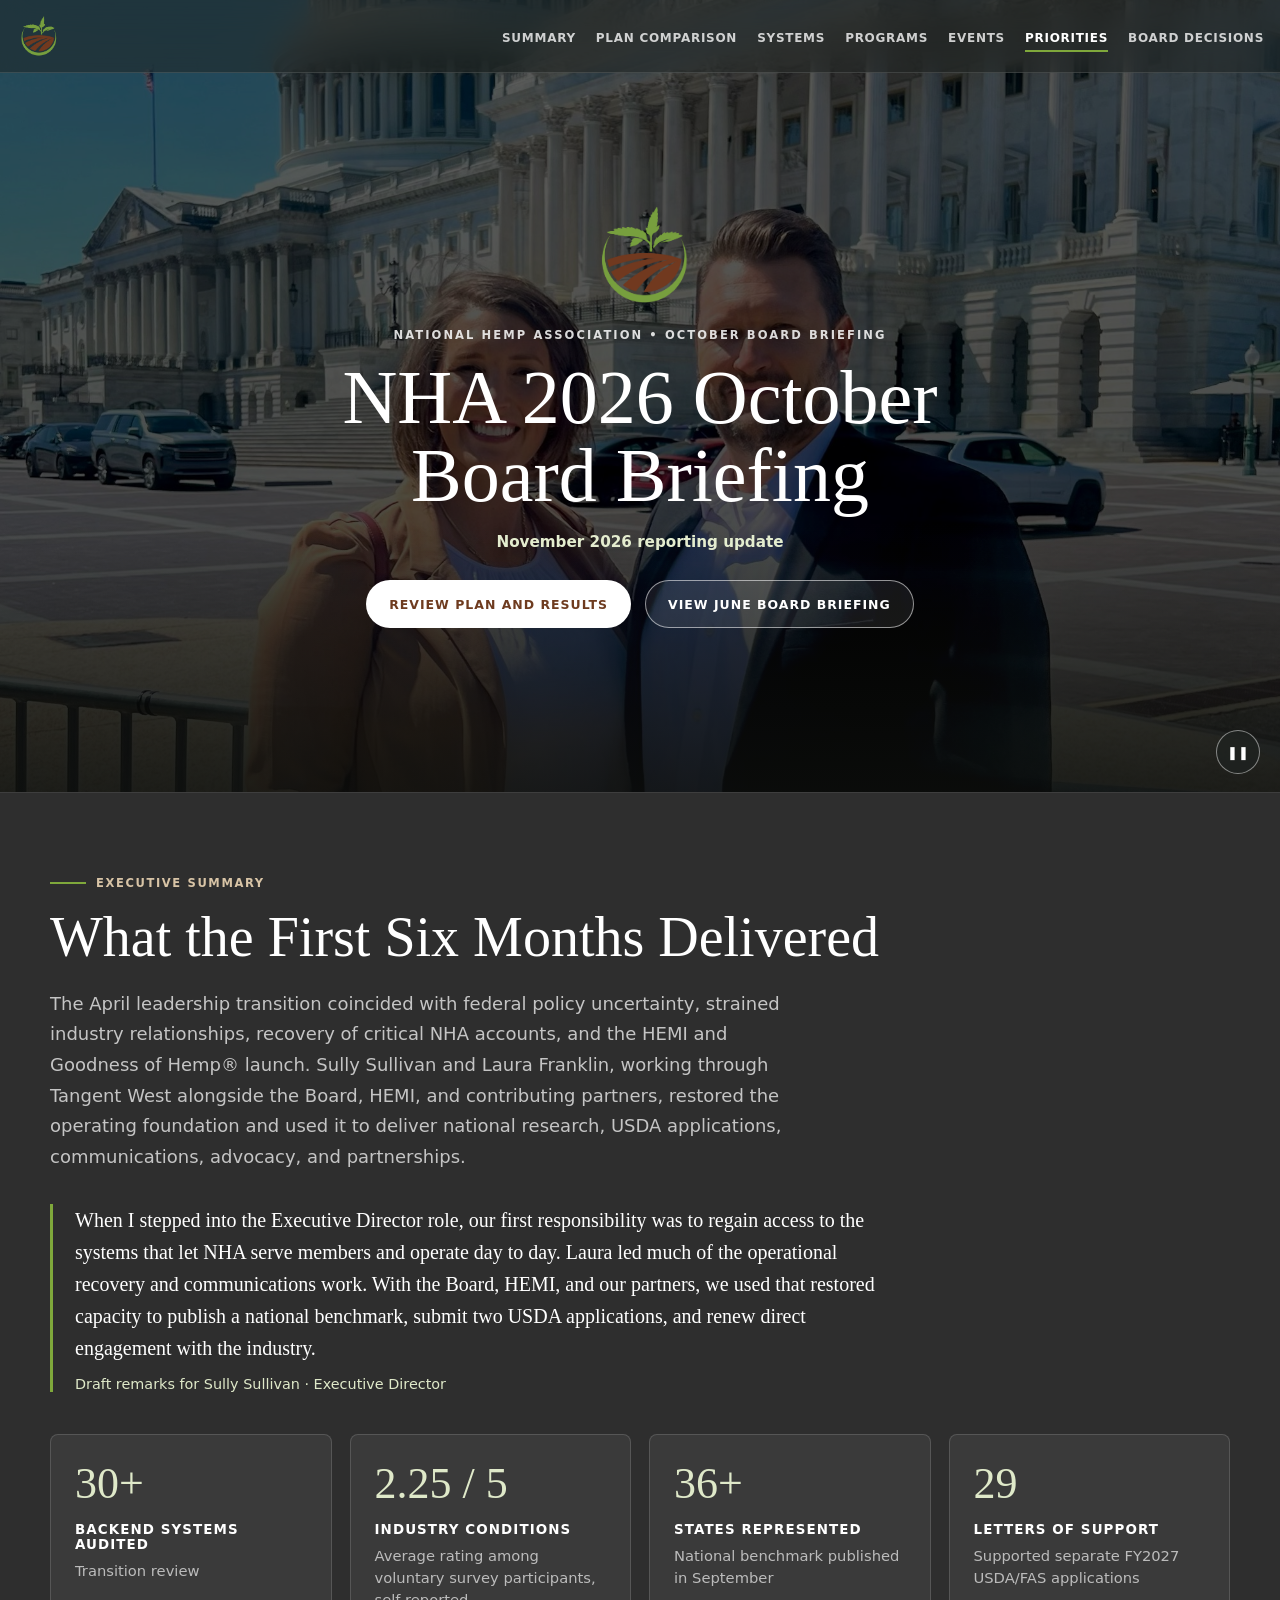
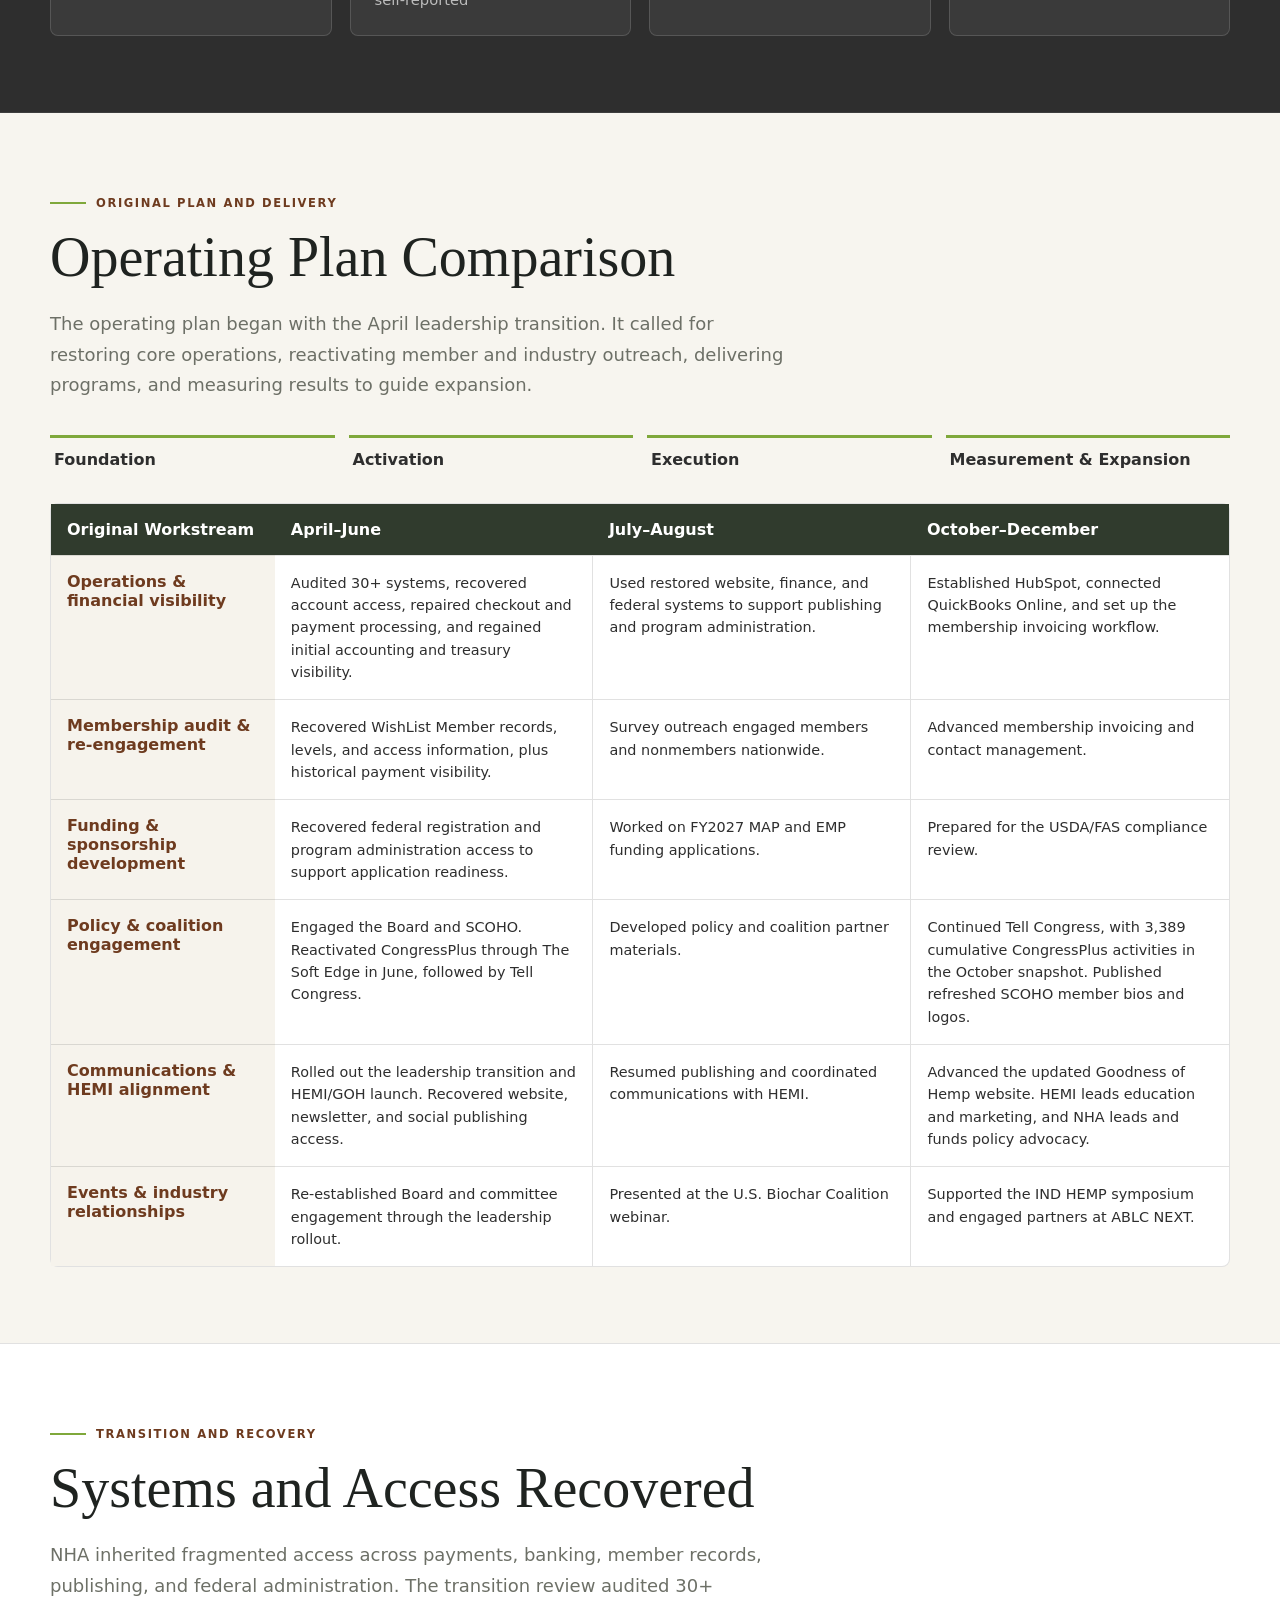
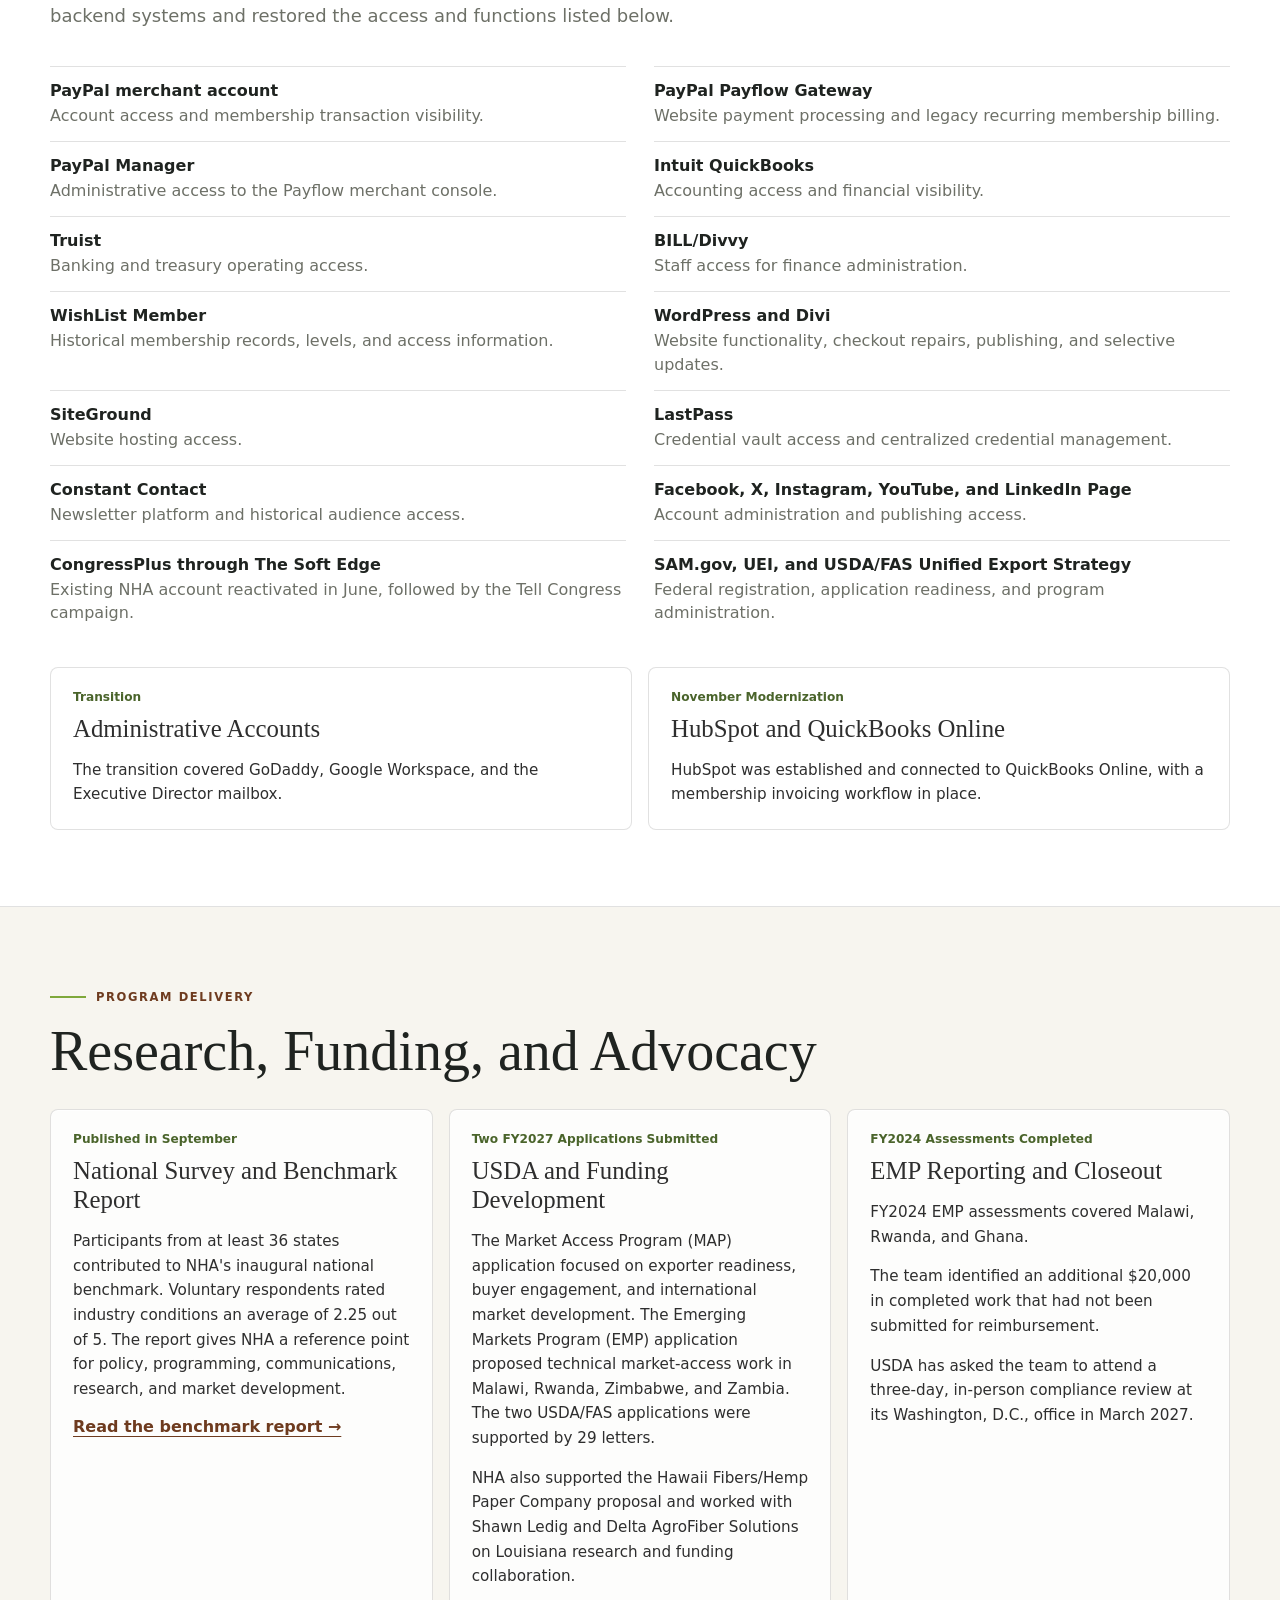
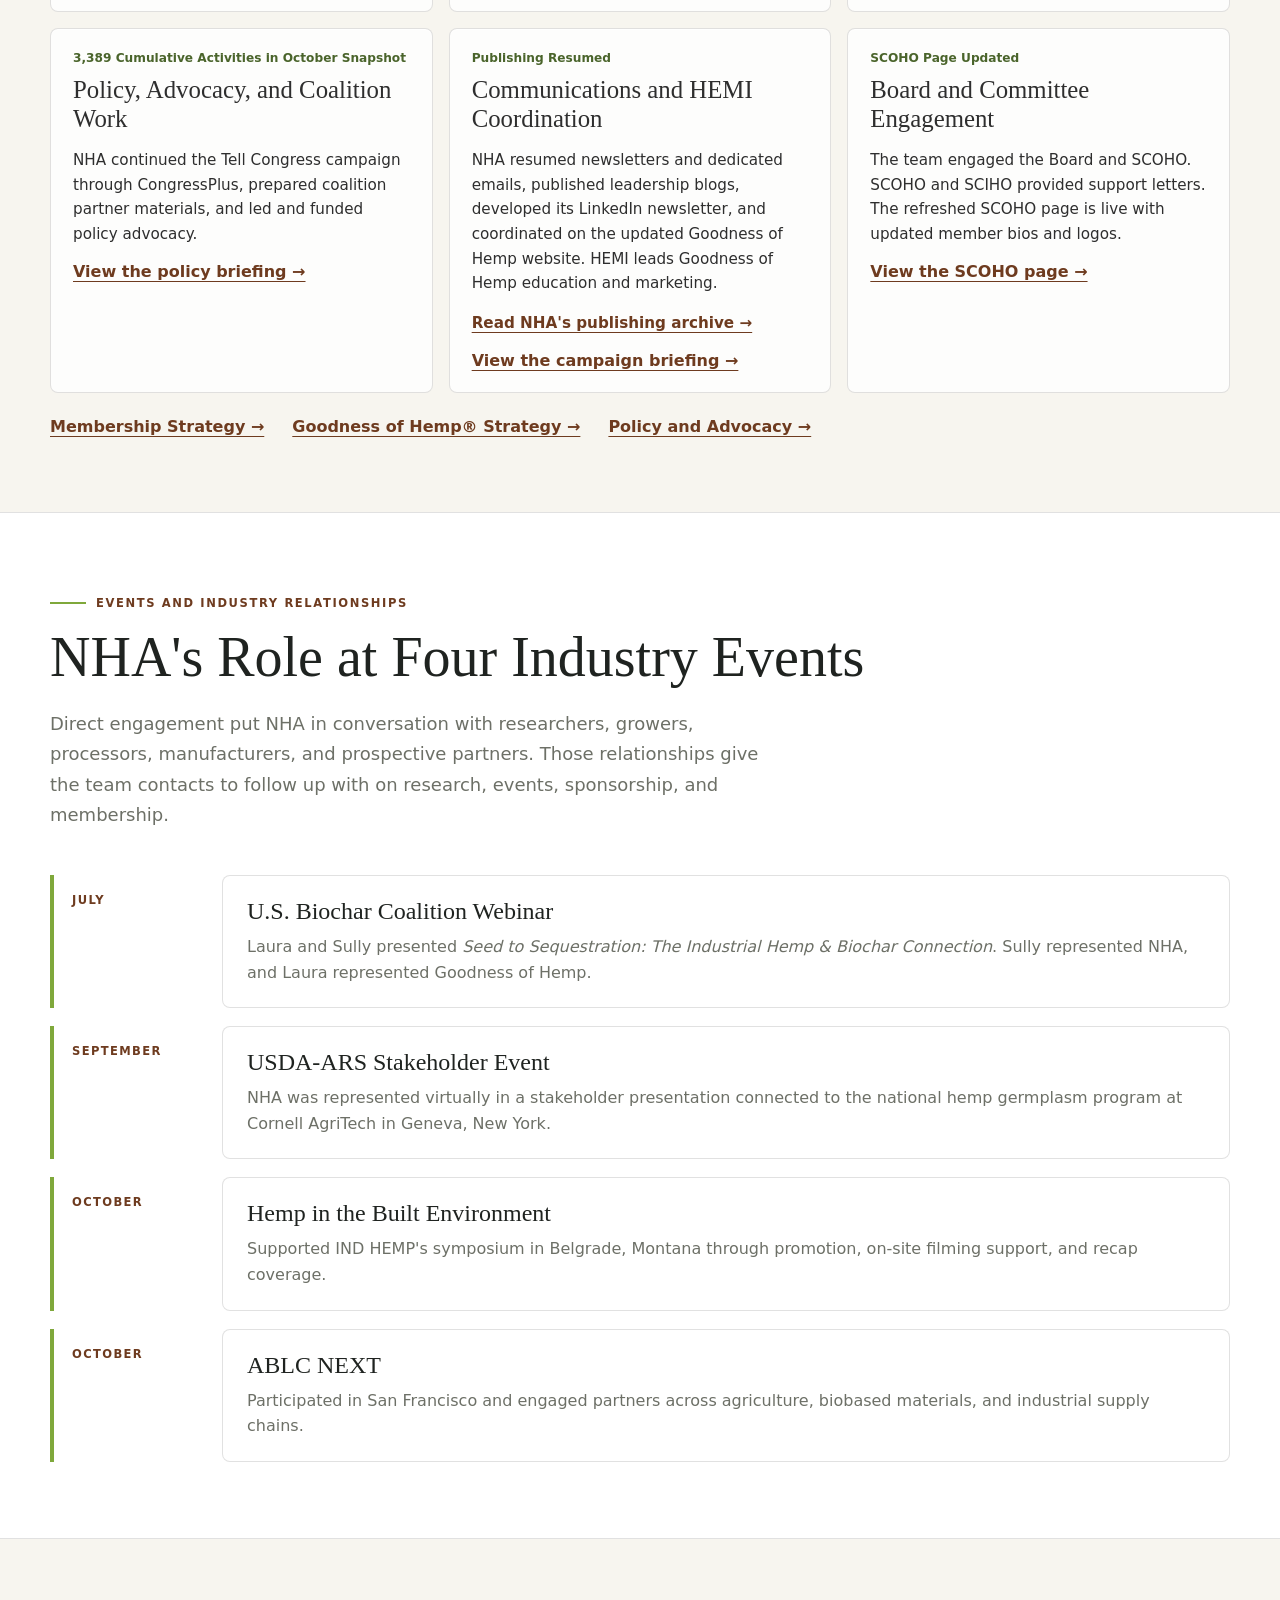
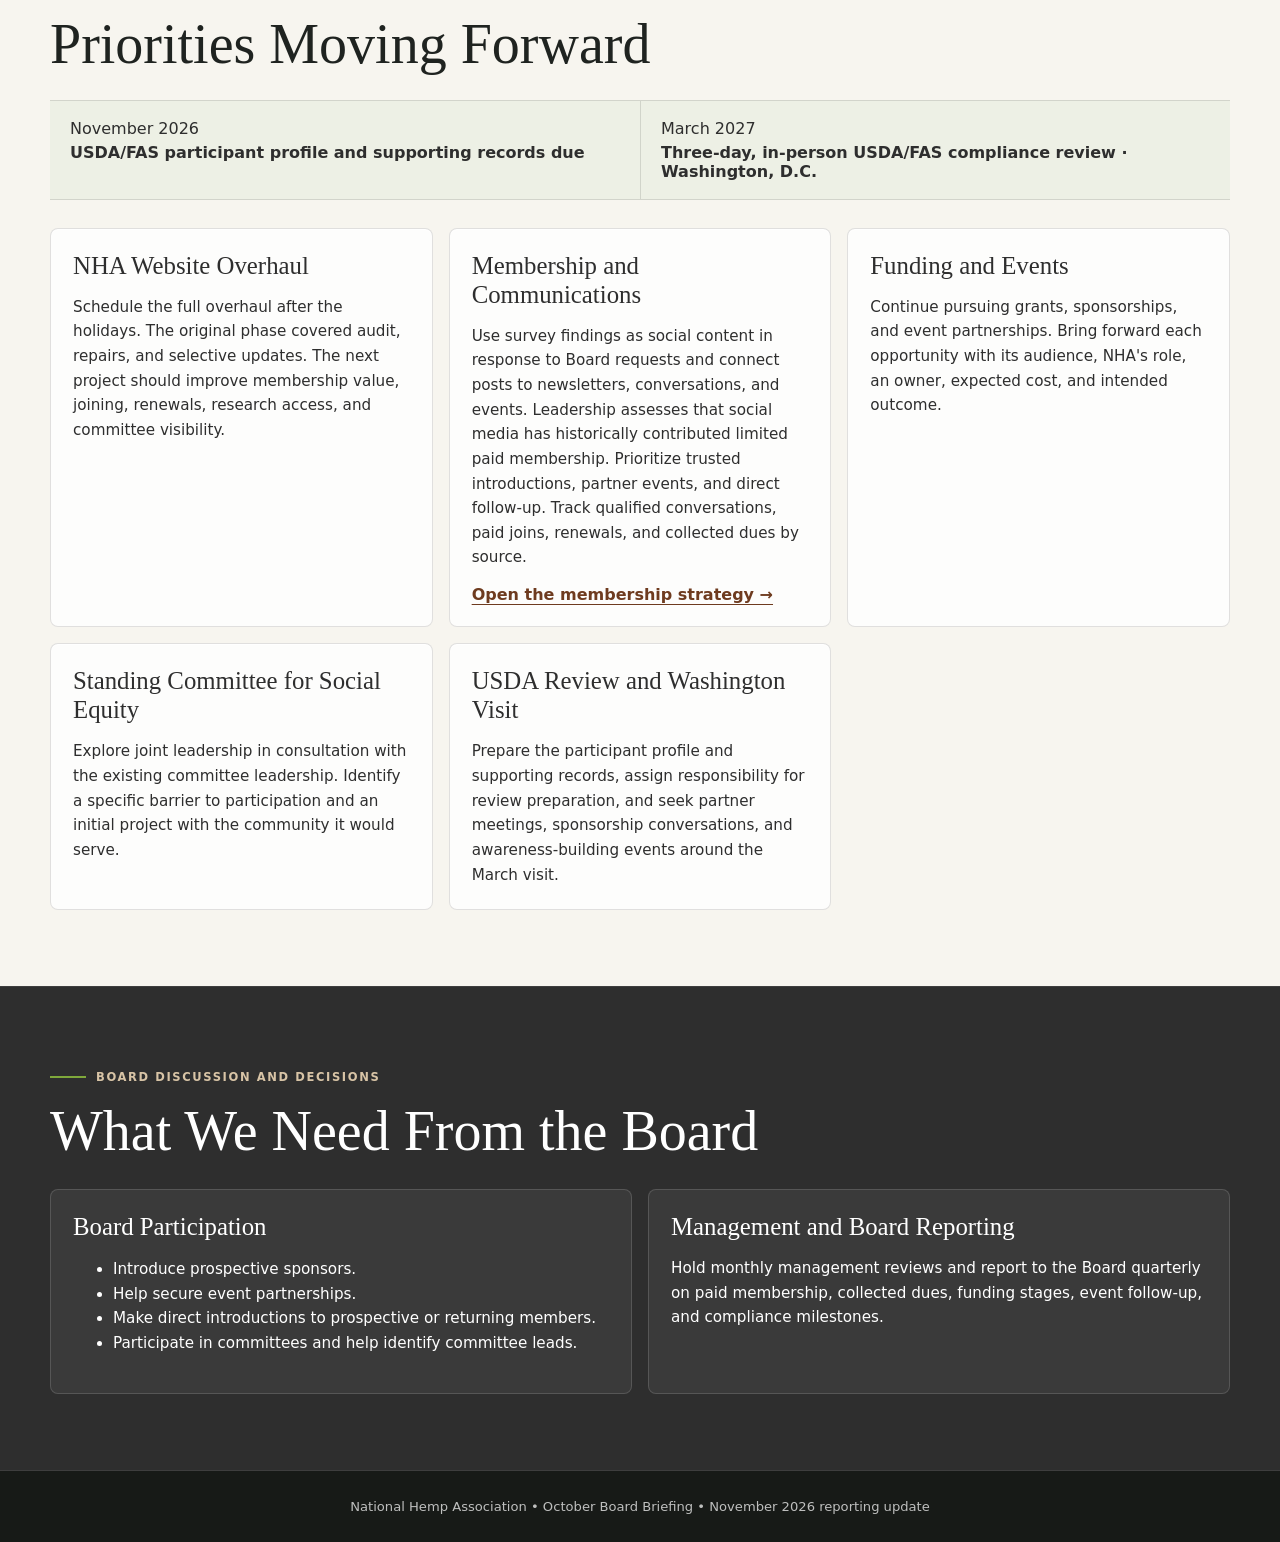
<file: index.html>
<!doctype html>
<html lang="en">
<head>
  <meta charset="utf-8">
  <meta name="viewport" content="width=device-width, initial-scale=1">
  <meta name="description" content="NHA October board briefing. November 2026 update on delivery against the original operating plan.">
  <title>NHA 2026 October Board Briefing</title>
  <link rel="icon" href="assets/nha-icon.png">
  <link rel="stylesheet" href="briefing-base.css">
  <link rel="stylesheet" href="october.css?v=4">
  <script src="briefing.js" defer></script>
</head>
<body class="october-briefing">
  <a class="skip-link" href="#executive">Skip to briefing</a>
  <nav class="top-nav" aria-label="Primary navigation">
    <div class="nav-inner">
      <a class="brand-lockup" href="#top" aria-label="National Hemp Association briefing home">
        <img class="brand-mark" src="assets/nha-icon.png" alt="">
        <span class="brand-name">National Hemp<br>Association</span>
      </a>
      <div class="nav-links">
        <a href="#executive">Summary</a>
        <a href="#annual-plan">Plan Comparison</a>
        <a href="#recovered">Systems</a>
        <a href="#workstreams">Programs</a>
        <a href="#events">Events</a>
        <a href="#priorities">Priorities</a>
        <a href="#board-actions">Board Decisions</a>
      </div>
      <button class="menu-toggle" type="button" aria-label="Toggle navigation" aria-controls="mobilePanel" aria-expanded="false"><span aria-hidden="true"></span></button>
    </div>
    <div class="mobile-panel" id="mobilePanel">
      <a href="#executive">Summary</a>
      <a href="#annual-plan">Plan Comparison</a>
      <a href="#recovered">Recovered Systems</a>
      <a href="#workstreams">Delivered Programs</a>
      <a href="#events">Events</a>
      <a href="#priorities">Priorities</a>
      <a href="#board-actions">Board Decisions</a>
    </div>
  </nav>

  <main id="top">
    <section class="hero" aria-labelledby="briefing-title">
      <video muted loop playsinline preload="metadata" poster="assets/leadership-capitol-clean.jpg" aria-hidden="true">
        <source src="assets/white-house-flag.mp4" type="video/mp4">
      </video>
      <div class="hero-content">
        <div class="hero-logo"><img src="assets/nha-icon.png" alt=""></div>
        <div class="hero-eyebrow">National Hemp Association &bull; October Board Briefing</div>
        <h1 id="briefing-title">NHA 2026 October Board Briefing</h1>
        <p class="hero-cutoff"><time datetime="2026-11">November 2026</time> reporting update</p>
        <div class="button-row">
          <a class="btn btn-primary" href="#annual-plan">Review Plan and Results</a>
          <a class="btn btn-outline" href="https://tangent-west.github.io/nha-2026-june-board-briefing/">View June Board Briefing</a>
        </div>
      </div>
      <button class="video-toggle" type="button" aria-label="Play background video" title="Play background video" hidden><span aria-hidden="true">&#9654;</span></button>
    </section>

    <section class="section dashboard-band" id="executive">
      <div class="section-inner">
        <div class="section-kicker">Executive Summary</div>
        <h2 class="section-title">What the First Six Months Delivered</h2>
        <p class="section-subtitle">The April leadership transition coincided with federal policy uncertainty, strained industry relationships, recovery of critical NHA accounts, and the HEMI and Goodness of Hemp&reg; launch. Sully Sullivan and Laura Franklin, working through Tangent West alongside the Board, HEMI, and contributing partners, restored the operating foundation and used it to deliver national research, USDA applications, communications, advocacy, and partnerships.</p>
        <blockquote class="executive-note">
          <p>When I stepped into the Executive Director role, our first responsibility was to regain access to the systems that let NHA serve members and operate day to day. Laura led much of the operational recovery and communications work. With the Board, HEMI, and our partners, we used that restored capacity to publish a national benchmark, submit two USDA applications, and renew direct engagement with the industry.</p>
          <footer>Draft remarks for Sully Sullivan &middot; Executive Director</footer>
        </blockquote>
        <div class="grid-4">
          <div class="card dark kpi-card"><div class="kpi-number">30+</div><div class="kpi-label">Backend Systems Audited</div><div class="kpi-caption">Transition review</div></div>
          <div class="card dark kpi-card"><div class="kpi-number">2.25 / 5</div><div class="kpi-label">Industry Conditions</div><div class="kpi-caption">Average rating among voluntary survey participants, self-reported</div></div>
          <div class="card dark kpi-card"><div class="kpi-number">36+</div><div class="kpi-label">States Represented</div><div class="kpi-caption">National benchmark published in September</div></div>
          <div class="card dark kpi-card"><div class="kpi-number">29</div><div class="kpi-label">Letters of Support</div><div class="kpi-caption">Supported separate FY2027 USDA/FAS applications</div></div>
        </div>
      </div>
    </section>

    <section class="section" id="annual-plan">
      <div class="section-inner">
        <div class="section-kicker">Original Plan and Delivery</div>
        <h2 class="section-title" id="plan-comparison-title">Operating Plan Comparison</h2>
        <p class="section-subtitle">The operating plan began with the April leadership transition. It called for restoring core operations, reactivating member and industry outreach, delivering programs, and measuring results to guide expansion.</p>
        <ol class="plan-phases" aria-label="Original operating plan phases">
          <li><strong>Foundation</strong></li>
          <li><strong>Activation</strong></li>
          <li><strong>Execution</strong></li>
          <li><strong>Measurement &amp; Expansion</strong></li>
        </ol>
        <div class="comparison">
          <table aria-labelledby="plan-comparison-title">
            <thead>
              <tr>
                <th scope="col">Original Workstream</th>
                <th scope="col">April&ndash;June</th>
                <th scope="col">July&ndash;August</th>
                <th scope="col">October&ndash;December</th>
              </tr>
            </thead>
            <tbody>
              <tr>
                <th scope="row">Operations &amp; financial visibility</th>
                <td><span class="period-label" aria-hidden="true">April&ndash;June</span>Audited 30+ systems, recovered account access, repaired checkout and payment processing, and regained initial accounting and treasury visibility.</td>
                <td><span class="period-label" aria-hidden="true">July&ndash;August</span>Used restored website, finance, and federal systems to support publishing and program administration.</td>
                <td><span class="period-label" aria-hidden="true">October&ndash;December</span>Established HubSpot, connected QuickBooks Online, and set up the membership invoicing workflow.</td>
              </tr>
              <tr>
                <th scope="row">Membership audit &amp; re-engagement</th>
                <td><span class="period-label" aria-hidden="true">April&ndash;June</span>Recovered WishList Member records, levels, and access information, plus historical payment visibility.</td>
                <td><span class="period-label" aria-hidden="true">July&ndash;August</span>Survey outreach engaged members and nonmembers nationwide.</td>
                <td><span class="period-label" aria-hidden="true">October&ndash;December</span>Advanced membership invoicing and contact management.</td>
              </tr>
              <tr>
                <th scope="row">Funding &amp; sponsorship development</th>
                <td><span class="period-label" aria-hidden="true">April&ndash;June</span>Recovered federal registration and program administration access to support application readiness.</td>
                <td><span class="period-label" aria-hidden="true">July&ndash;August</span>Worked on FY2027 MAP and EMP funding applications.</td>
                <td><span class="period-label" aria-hidden="true">October&ndash;December</span>Prepared for the USDA/FAS compliance review.</td>
              </tr>
              <tr>
                <th scope="row">Policy &amp; coalition engagement</th>
                <td><span class="period-label" aria-hidden="true">April&ndash;June</span>Engaged the Board and SCOHO. Reactivated CongressPlus through The Soft Edge in June, followed by Tell Congress.</td>
                <td><span class="period-label" aria-hidden="true">July&ndash;August</span>Developed policy and coalition partner materials.</td>
                <td><span class="period-label" aria-hidden="true">October&ndash;December</span>Continued Tell Congress, with 3,389 cumulative CongressPlus activities in the October snapshot. Published refreshed SCOHO member bios and logos.</td>
              </tr>
              <tr>
                <th scope="row">Communications &amp; HEMI alignment</th>
                <td><span class="period-label" aria-hidden="true">April&ndash;June</span>Rolled out the leadership transition and HEMI/GOH launch. Recovered website, newsletter, and social publishing access.</td>
                <td><span class="period-label" aria-hidden="true">July&ndash;August</span>Resumed publishing and coordinated communications with HEMI.</td>
                <td><span class="period-label" aria-hidden="true">October&ndash;December</span>Advanced the updated Goodness of Hemp website. HEMI leads education and marketing, and NHA leads and funds policy advocacy.</td>
              </tr>
              <tr>
                <th scope="row">Events &amp; industry relationships</th>
                <td><span class="period-label" aria-hidden="true">April&ndash;June</span>Re-established Board and committee engagement through the leadership rollout.</td>
                <td><span class="period-label" aria-hidden="true">July&ndash;August</span>Presented at the U.S. Biochar Coalition webinar.</td>
                <td><span class="period-label" aria-hidden="true">October&ndash;December</span>Supported the IND HEMP symposium and engaged partners at ABLC NEXT.</td>
              </tr>
            </tbody>
          </table>
        </div>
      </div>
    </section>

    <section class="section recovery-band" id="recovered">
      <div class="section-inner">
        <div class="section-kicker">Transition and Recovery</div>
        <h2 class="section-title">Systems and Access Recovered</h2>
        <p class="section-subtitle">NHA inherited fragmented access across payments, banking, member records, publishing, and federal administration. The transition review audited 30+ backend systems and restored the access and functions listed below.</p>
        <dl class="system-list">
          <div><dt>PayPal merchant account</dt><dd>Account access and membership transaction visibility.</dd></div>
          <div><dt>PayPal Payflow Gateway</dt><dd>Website payment processing and legacy recurring membership billing.</dd></div>
          <div><dt>PayPal Manager</dt><dd>Administrative access to the Payflow merchant console.</dd></div>
          <div><dt>Intuit QuickBooks</dt><dd>Accounting access and financial visibility.</dd></div>
          <div><dt>Truist</dt><dd>Banking and treasury operating access.</dd></div>
          <div><dt>BILL/Divvy</dt><dd>Staff access for finance administration.</dd></div>
          <div><dt>WishList Member</dt><dd>Historical membership records, levels, and access information.</dd></div>
          <div><dt>WordPress and Divi</dt><dd>Website functionality, checkout repairs, publishing, and selective updates.</dd></div>
          <div><dt>SiteGround</dt><dd>Website hosting access.</dd></div>
          <div><dt>LastPass</dt><dd>Credential vault access and centralized credential management.</dd></div>
          <div><dt>Constant Contact</dt><dd>Newsletter platform and historical audience access.</dd></div>
          <div><dt>Facebook, X, Instagram, YouTube, and LinkedIn Page</dt><dd>Account administration and publishing access.</dd></div>
          <div><dt>CongressPlus through The Soft Edge</dt><dd>Existing NHA account reactivated in June, followed by the Tell Congress campaign.</dd></div>
          <div><dt>SAM.gov, UEI, and USDA/FAS Unified Export Strategy</dt><dd>Federal registration, application readiness, and program administration.</dd></div>
        </dl>
        <div class="note-grid">
          <article class="card report-card"><span class="state">Transition</span><h3>Administrative Accounts</h3><p>The transition covered GoDaddy, Google Workspace, and the Executive Director mailbox.</p></article>
          <article class="card report-card"><span class="state">November Modernization</span><h3>HubSpot and QuickBooks Online</h3><p>HubSpot was established and connected to QuickBooks Online, with a membership invoicing workflow in place.</p></article>
        </div>
      </div>
    </section>

    <section class="section" id="workstreams">
      <div class="section-inner">
        <div class="section-kicker">Program Delivery</div>
        <h2 class="section-title">Research, Funding, and Advocacy</h2>
        <div class="program-grid">
          <article class="card report-card" id="insights">
            <span class="state">Published in September</span>
            <h3>National Survey and Benchmark Report</h3>
            <p>Participants from at least 36 states contributed to NHA's inaugural national benchmark. Voluntary respondents rated industry conditions an average of 2.25 out of 5. The report gives NHA a reference point for policy, programming, communications, research, and market development.</p>
            <a class="report-link" href="https://nationalhempassociation.org/nha-releases-2026-national-hemp-industry-benchmark-report/">Read the benchmark report &rarr;</a>
          </article>
          <article class="card report-card" id="grants">
            <span class="state">Two FY2027 Applications Submitted</span>
            <h3>USDA and Funding Development</h3>
            <p>The Market Access Program (MAP) application focused on exporter readiness, buyer engagement, and international market development. The Emerging Markets Program (EMP) application proposed technical market-access work in Malawi, Rwanda, Zimbabwe, and Zambia. The two USDA/FAS applications were supported by 29 letters.</p>
            <p>NHA also supported the Hawaii Fibers/Hemp Paper Company proposal and worked with Shawn Ledig and Delta AgroFiber Solutions on Louisiana research and funding collaboration.</p>
          </article>
          <article class="card report-card" id="financial">
            <span class="state">FY2024 Assessments Completed</span>
            <h3>EMP Reporting and Closeout</h3>
            <p>FY2024 EMP assessments covered Malawi, Rwanda, and Ghana.</p>
            <p>The team identified an additional $20,000 in completed work that had not been submitted for reimbursement.</p>
            <p>USDA has asked the team to attend a three-day, in-person compliance review at its Washington, D.C., office in March 2027.</p>
          </article>
          <article class="card report-card" id="policy">
            <span class="state">3,389 Cumulative Activities in October Snapshot</span>
            <h3>Policy, Advocacy, and Coalition Work</h3>
            <p>NHA continued the Tell Congress campaign through CongressPlus, prepared coalition partner materials, and led and funded policy advocacy.</p>
            <a class="report-link" href="goodness-of-hemp-act.html">View the policy briefing &rarr;</a>
          </article>
          <article class="card report-card" id="thought">
            <span class="state">Publishing Resumed</span>
            <h3>Communications and HEMI Coordination</h3>
            <p>NHA resumed newsletters and dedicated emails, published leadership blogs, developed its LinkedIn newsletter, and coordinated on the updated Goodness of Hemp website. HEMI leads Goodness of Hemp education and marketing.</p>
            <p><a class="report-link" href="https://nationalhempassociation.org/nha-blogs/">Read NHA's publishing archive &rarr;</a></p>
            <a class="report-link" href="goodness-of-hemp.html">View the campaign briefing &rarr;</a>
          </article>
          <article class="card report-card">
            <span class="state">SCOHO Page Updated</span>
            <h3>Board and Committee Engagement</h3>
            <p>The team engaged the Board and SCOHO. SCOHO and SCIHO provided support letters. The refreshed SCOHO page is live with updated member bios and logos.</p>
            <a class="report-link" href="https://nationalhempassociation.org/standing-committee-of-hemp-organizations/">View the SCOHO page &rarr;</a>
          </article>
        </div>
        <div class="detail-links" id="growth-engine">
          <a href="membership-activation-strategy.html">Membership Strategy &rarr;</a>
          <a href="goodness-of-hemp.html">Goodness of Hemp&reg; Strategy &rarr;</a>
          <a href="goodness-of-hemp-act.html">Policy and Advocacy &rarr;</a>
        </div>
      </div>
    </section>

    <section class="section recovery-band" id="events">
      <div class="section-inner">
        <div class="section-kicker">Events and Industry Relationships</div>
        <h2 class="section-title">NHA's Role at Four Industry Events</h2>
        <p class="section-subtitle">Direct engagement put NHA in conversation with researchers, growers, processors, manufacturers, and prospective partners. Those relationships give the team contacts to follow up with on research, events, sponsorship, and membership.</p>
        <div class="timeline">
          <article class="timeline-item"><time class="timeline-date" datetime="2026-07">July</time><div class="timeline-content"><h3>U.S. Biochar Coalition Webinar</h3><p>Laura and Sully presented <em>Seed to Sequestration: The Industrial Hemp &amp; Biochar Connection</em>. Sully represented NHA, and Laura represented Goodness of Hemp.</p></div></article>
          <article class="timeline-item"><time class="timeline-date" datetime="2026-09">September</time><div class="timeline-content"><h3>USDA-ARS Stakeholder Event</h3><p>NHA was represented virtually in a stakeholder presentation connected to the national hemp germplasm program at Cornell AgriTech in Geneva, New York.</p></div></article>
          <article class="timeline-item"><time class="timeline-date" datetime="2026-10">October</time><div class="timeline-content"><h3>Hemp in the Built Environment</h3><p>Supported IND HEMP's symposium in Belgrade, Montana through promotion, on-site filming support, and recap coverage.</p></div></article>
          <article class="timeline-item"><time class="timeline-date" datetime="2026-10">October</time><div class="timeline-content"><h3>ABLC NEXT</h3><p>Participated in San Francisco and engaged partners across agriculture, biobased materials, and industrial supply chains.</p></div></article>
        </div>
      </div>
    </section>

    <section class="section" id="priorities">
      <div class="section-inner">
        <h2 class="section-title">Priorities Moving Forward</h2>
        <div class="deadline-strip">
          <div><time datetime="2026-11">November 2026</time><strong>USDA/FAS participant profile and supporting records due</strong></div>
          <div><time datetime="2027-03">March 2027</time><strong>Three-day, in-person USDA/FAS compliance review &middot; Washington, D.C.</strong></div>
        </div>
        <div class="program-grid">
          <article class="card report-card"><h3>NHA Website Overhaul</h3><p>Schedule the full overhaul after the holidays. The original phase covered audit, repairs, and selective updates. The next project should improve membership value, joining, renewals, research access, and committee visibility.</p></article>
          <article class="card report-card" id="assets"><h3>Membership and Communications</h3><p>Use survey findings as social content in response to Board requests and connect posts to newsletters, conversations, and events. Leadership assesses that social media has historically contributed limited paid membership. Prioritize trusted introductions, partner events, and direct follow-up. Track qualified conversations, paid joins, renewals, and collected dues by source.</p><a class="report-link" href="membership-activation-strategy.html">Open the membership strategy &rarr;</a></article>
          <article class="card report-card"><h3>Funding and Events</h3><p>Continue pursuing grants, sponsorships, and event partnerships. Bring forward each opportunity with its audience, NHA's role, an owner, expected cost, and intended outcome.</p></article>
          <article class="card report-card"><h3>Standing Committee for Social Equity</h3><p>Explore joint leadership in consultation with the existing committee leadership. Identify a specific barrier to participation and an initial project with the community it would serve.</p></article>
          <article class="card report-card"><h3>USDA Review and Washington Visit</h3><p>Prepare the participant profile and supporting records, assign responsibility for review preparation, and seek partner meetings, sponsorship conversations, and awareness-building events around the March visit.</p></article>
        </div>
      </div>
    </section>

    <section class="section dashboard-band" id="board-actions">
      <div class="section-inner">
        <div class="section-kicker">Board Discussion and Decisions</div>
        <h2 class="section-title">What We Need From the Board</h2>
        <div class="note-grid">
          <article class="card dark report-card"><h3>Board Participation</h3><ul><li>Introduce prospective sponsors.</li><li>Help secure event partnerships.</li><li>Make direct introductions to prospective or returning members.</li><li>Participate in committees and help identify committee leads.</li></ul></article>
          <article class="card dark report-card"><h3>Management and Board Reporting</h3><p>Hold monthly management reviews and report to the Board quarterly on paid membership, collected dues, funding stages, event follow-up, and compliance milestones.</p></article>
        </div>
      </div>
    </section>
  </main>
  <footer class="site-footer">National Hemp Association &bull; October Board Briefing &bull; November 2026 reporting update</footer>
</body>
</html>
</file>
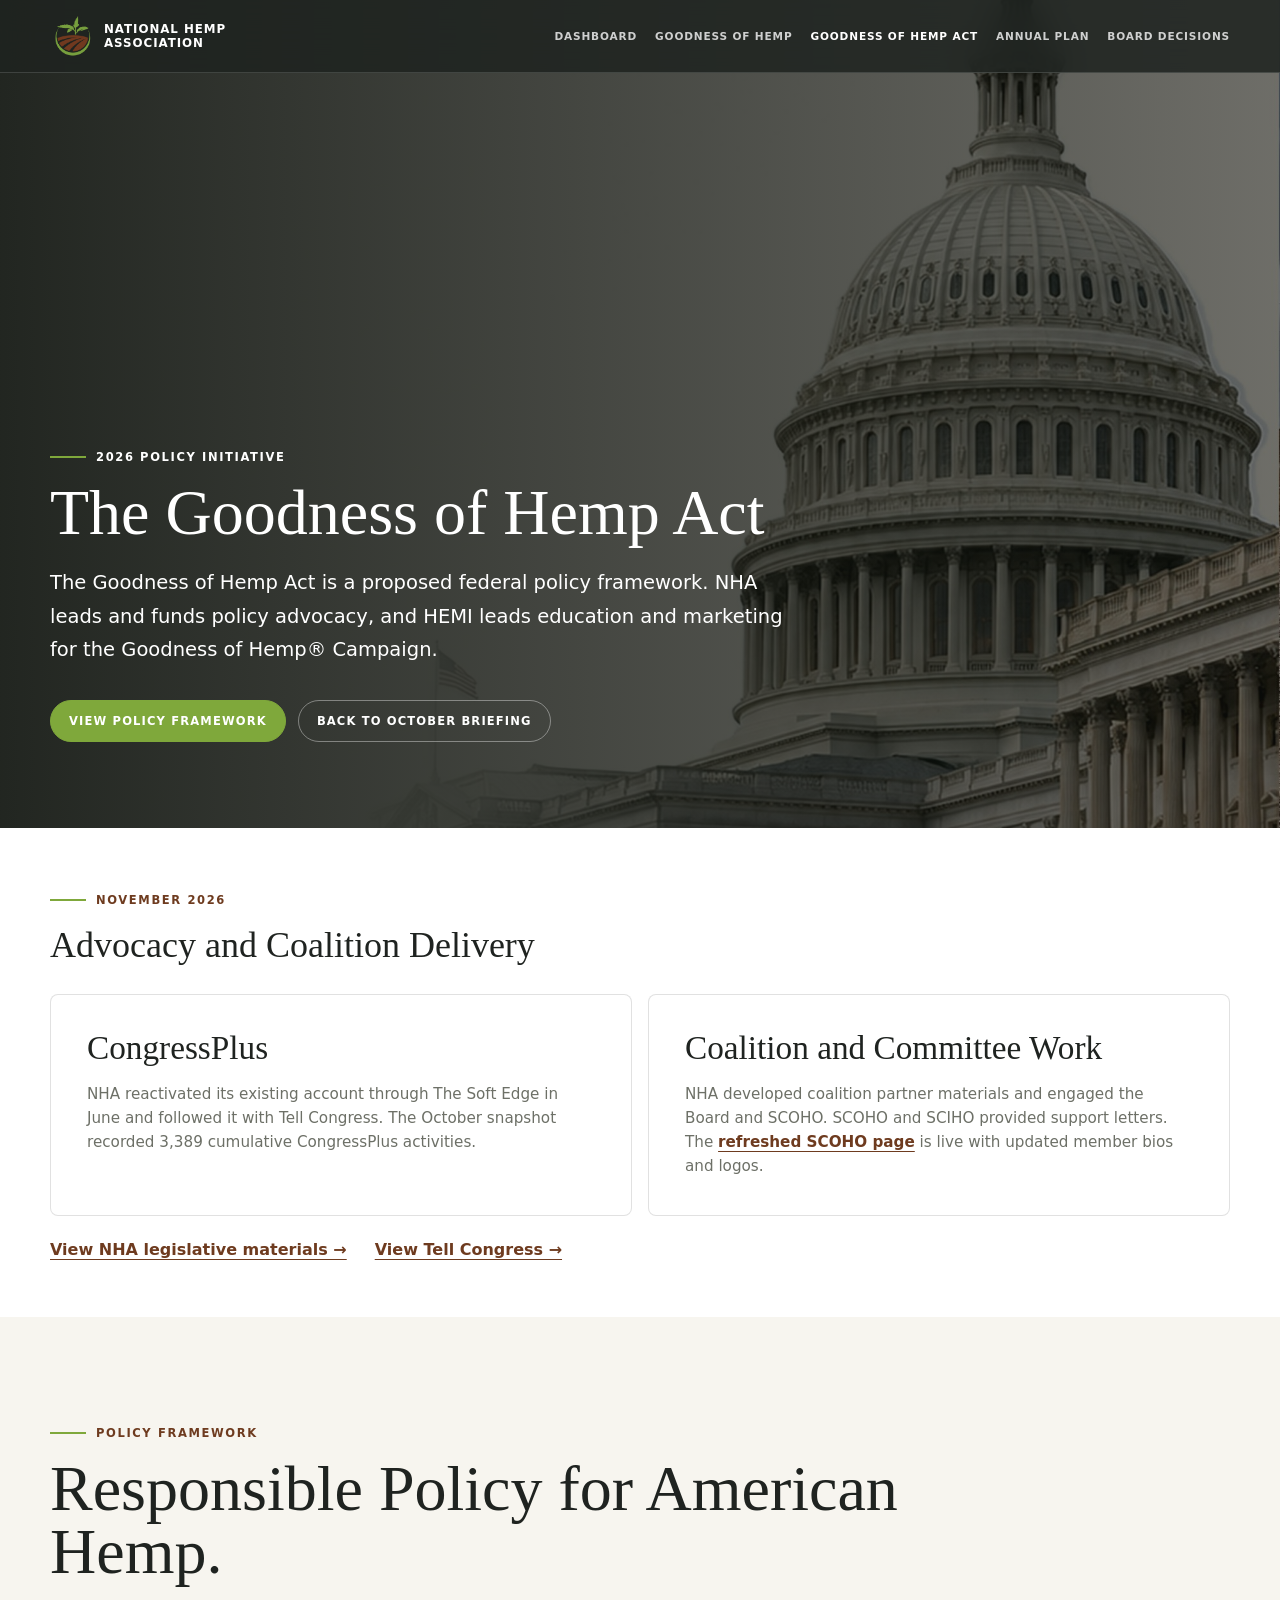
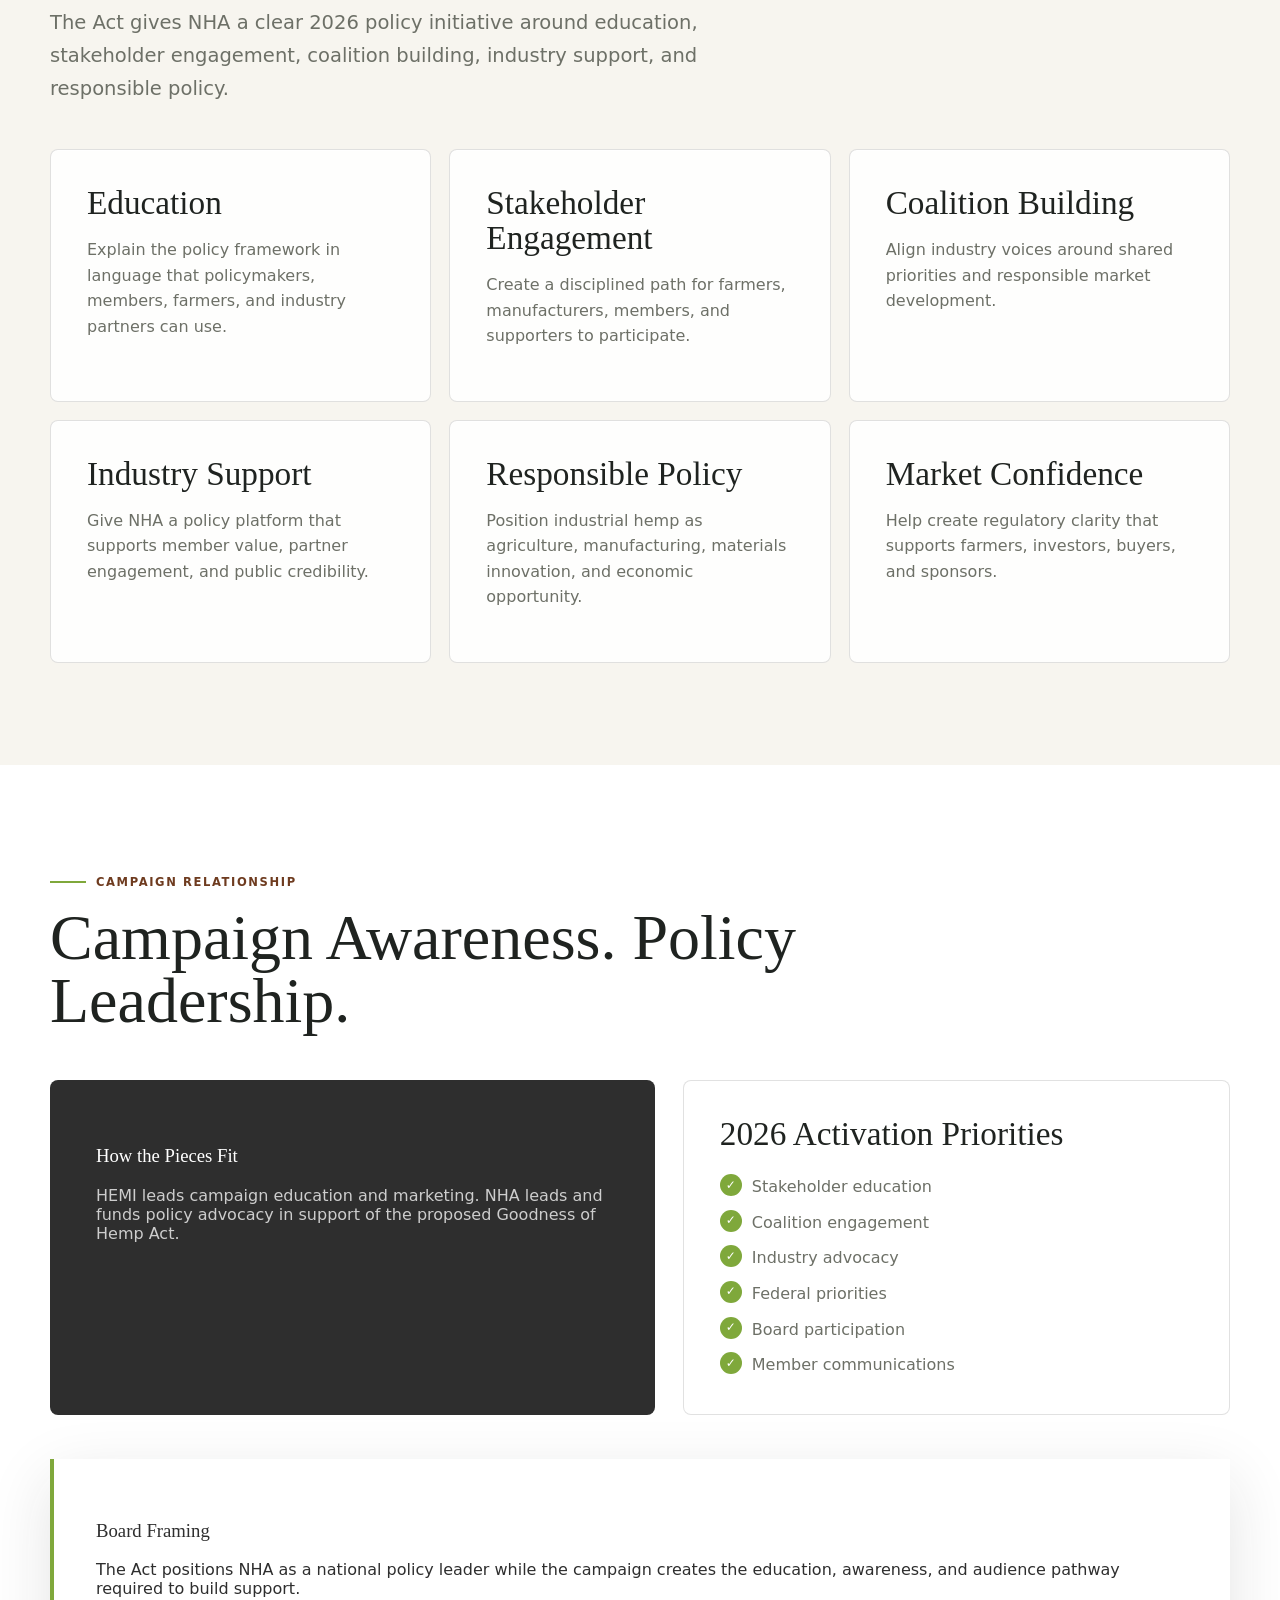
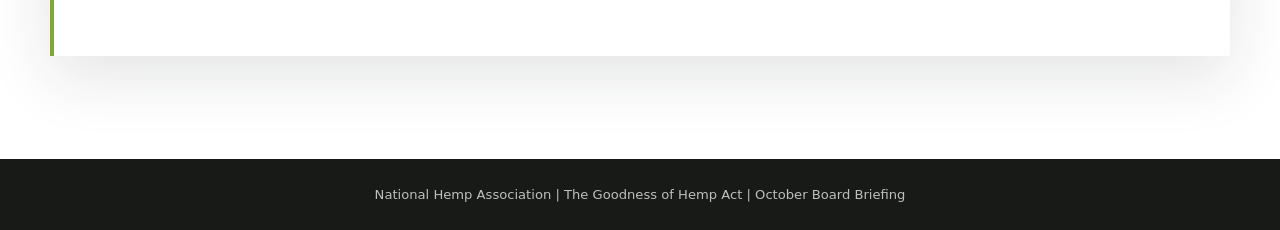
<file: goodness-of-hemp-act.html>
<!doctype html>
<html lang="en">
<head>
  <meta charset="utf-8">
  <meta name="viewport" content="width=device-width, initial-scale=1">
  <meta name="description" content="National Hemp Association Goodness of Hemp Act policy initiative.">
  <title>The Goodness of Hemp Act | NHA 2026 October Board Briefing</title>
  <link rel="stylesheet" href="october.css">
  <style>
    :root {
      --brown: #6e3b1f;
      --green: #7fa83b;
      --cream: #f7f5ef;
      --white: #ffffff;
      --charcoal: #2e2e2e;
      --ink: #1f2320;
      --muted: #6d7067;
      --line: rgba(46, 46, 46, 0.14);
      --blue: #233a4d;
      --shadow: 0 20px 60px rgba(31, 35, 32, 0.12);
      --radius: 8px;
    }

    * {
      box-sizing: border-box;
    }

    html {
      scroll-behavior: smooth;
      scroll-padding-top: 88px;
    }

    body {
      margin: 0;
      color: var(--charcoal);
      background: var(--cream);
      font-family: Inter, ui-sans-serif, system-ui, -apple-system, BlinkMacSystemFont, "Segoe UI", sans-serif;
    }

    a {
      color: inherit;
      text-decoration: none;
    }

    h1,
    h2,
    h3 {
      font-family: Georgia, Cambria, "Times New Roman", serif;
      font-weight: 500;
      letter-spacing: 0;
    }

    .top-nav {
      position: fixed;
      z-index: 50;
      top: 0;
      right: 0;
      left: 0;
      border-bottom: 1px solid rgba(255, 255, 255, 0.14);
      background: rgba(31, 35, 32, 0.86);
      color: var(--white);
      backdrop-filter: blur(16px);
    }

    .nav-inner {
      display: flex;
      align-items: center;
      justify-content: space-between;
      width: min(1180px, calc(100% - 32px));
      min-height: 72px;
      margin: 0 auto;
      gap: 20px;
    }

    .brand-lockup {
      display: inline-flex;
      align-items: center;
      gap: 12px;
      min-width: max-content;
      font-size: 0.74rem;
      font-weight: 900;
      letter-spacing: 0.08em;
      line-height: 1.2;
      text-transform: uppercase;
    }

    .brand-lockup img {
      width: 42px;
      height: 42px;
      object-fit: contain;
    }

    .nav-links {
      display: flex;
      gap: 18px;
      font-size: 0.66rem;
      font-weight: 900;
      letter-spacing: 0.08em;
      text-transform: uppercase;
    }

    .nav-links a {
      opacity: 0.78;
    }

    .nav-links a:hover,
    .nav-links a.active {
      opacity: 1;
    }

    .section {
      padding: clamp(76px, 8vw, 118px) 0;
    }

    .section-inner {
      width: min(1180px, calc(100% - 40px));
      margin: 0 auto;
    }

    .section-kicker {
      display: inline-flex;
      align-items: center;
      gap: 10px;
      margin-bottom: 18px;
      color: var(--brown);
      font-size: 0.72rem;
      font-weight: 900;
      letter-spacing: 0.14em;
      text-transform: uppercase;
    }

    .section-kicker::before {
      display: block;
      width: 36px;
      height: 2px;
      content: "";
      background: var(--green);
    }

    .section-title {
      max-width: 880px;
      margin: 0;
      color: var(--ink);
      font-size: clamp(2.25rem, 5vw, 5.4rem);
      line-height: 0.98;
    }

    .section-subtitle {
      max-width: 760px;
      margin: 22px 0 0;
      color: var(--muted);
      font-size: clamp(1rem, 1.7vw, 1.22rem);
      line-height: 1.7;
    }

    .hero {
      display: grid;
      min-height: 92svh;
      align-items: end;
      color: var(--white);
      background:
        linear-gradient(90deg, rgba(17, 22, 17, 0.9), rgba(17, 22, 17, 0.46)),
        url("assets/goodness-of-hemp-act-clean.jpg") right center / cover;
      padding: 150px 0 86px;
    }

    .hero .section-kicker,
    .hero .section-title,
    .hero .section-subtitle {
      color: var(--white);
    }

    .button-row {
      display: flex;
      flex-wrap: wrap;
      gap: 12px;
      margin-top: 34px;
    }

    .btn {
      display: inline-flex;
      align-items: center;
      justify-content: center;
      border: 1px solid rgba(255, 255, 255, 0.38);
      border-radius: 999px;
      padding: 13px 18px;
      color: var(--white);
      font-size: 0.72rem;
      font-weight: 900;
      letter-spacing: 0.1em;
      text-transform: uppercase;
    }

    .btn.primary {
      border-color: var(--green);
      background: var(--green);
    }

    .grid-3 {
      display: grid;
      grid-template-columns: repeat(3, minmax(0, 1fr));
      gap: 18px;
      margin-top: 44px;
    }

    .card {
      border: 1px solid var(--line);
      border-radius: var(--radius);
      padding: clamp(24px, 3vw, 36px);
      background: rgba(255, 255, 255, 0.84);
      box-shadow: 0 1px 0 rgba(255, 255, 255, 0.8) inset;
    }

    .card h3 {
      margin: 0;
      color: var(--ink);
      font-size: clamp(1.55rem, 2.6vw, 2.5rem);
      line-height: 1.05;
    }

    .card p,
    .card li {
      color: var(--muted);
      line-height: 1.6;
    }

    .feature {
      display: grid;
      grid-template-columns: 1.05fr 0.95fr;
      gap: 28px;
      margin-top: 48px;
      align-items: stretch;
    }

    .dark-panel {
      border-radius: var(--radius);
      padding: clamp(28px, 4vw, 46px);
      color: var(--white);
      background: var(--charcoal);
    }

    .dark-panel h3 {
      color: var(--white);
    }

    .dark-panel p,
    .dark-panel li {
      color: rgba(255, 255, 255, 0.76);
    }

    .check-list {
      display: grid;
      gap: 10px;
      margin: 22px 0 0;
      padding: 0;
      list-style: none;
    }

    .check-list li {
      display: flex;
      gap: 10px;
      align-items: flex-start;
    }

    .check {
      display: inline-grid;
      flex: 0 0 22px;
      width: 22px;
      height: 22px;
      place-items: center;
      border-radius: 50%;
      color: var(--white);
      background: var(--green);
      font-size: 0.75rem;
      font-weight: 900;
    }

    .relationship {
      border-left: 4px solid var(--green);
      margin-top: 44px;
      padding: clamp(24px, 3.4vw, 42px);
      background: var(--white);
      box-shadow: var(--shadow);
    }

    .site-footer {
      padding: 28px 20px;
      color: rgba(255, 255, 255, 0.72);
      background: #171a17;
      text-align: center;
      font-size: 0.82rem;
    }

    @media (max-width: 980px) {
      .nav-links {
        display: none;
      }

      .grid-3,
      .feature {
        grid-template-columns: 1fr;
      }
    }
  </style>
</head>
<body>
  <nav class="top-nav" aria-label="Primary navigation">
    <div class="nav-inner">
      <a class="brand-lockup" href="index.html#top" aria-label="National Hemp Association executive dashboard">
        <img src="assets/nha-icon.png" alt="">
        <span>National Hemp<br>Association</span>
      </a>
      <div class="nav-links">
        <a href="index.html#executive">Dashboard</a>
        <a href="goodness-of-hemp.html">Goodness of Hemp</a>
        <a class="active" href="goodness-of-hemp-act.html">Goodness of Hemp Act</a>
        <a href="index.html#annual-plan">Annual Plan</a>
        <a href="index.html#board-actions">Board Decisions</a>
      </div>
    </div>
  </nav>

  <main>
    <section class="hero">
      <div class="section-inner">
        <div class="section-kicker">2026 Policy Initiative</div>
        <h1 class="section-title">The Goodness of Hemp Act</h1>
        <p class="section-subtitle">
          The Goodness of Hemp Act is a proposed federal policy framework. NHA leads and funds policy advocacy, and HEMI leads education and marketing for the Goodness of Hemp&reg; Campaign.
        </p>
        <div class="button-row">
          <a class="btn primary" href="#policy-framework">View Policy Framework</a>
          <a class="btn" href="index.html#policy">Back to October Briefing</a>
        </div>
      </div>
    </section>

    <section class="detail-update" id="advocacy-update">
      <div class="section-inner">
        <div class="section-kicker">November 2026</div>
        <h2>Advocacy and Coalition Delivery</h2>
        <div class="note-grid">
          <article class="card report-card"><h3>CongressPlus</h3><p>NHA reactivated its existing account through The Soft Edge in June and followed it with Tell Congress. The October snapshot recorded 3,389 cumulative CongressPlus activities.</p></article>
          <article class="card report-card"><h3>Coalition and Committee Work</h3><p>NHA developed coalition partner materials and engaged the Board and SCOHO. SCOHO and SCIHO provided support letters. The <a class="report-link" href="https://nationalhempassociation.org/standing-committee-of-hemp-organizations/">refreshed SCOHO page</a> is live with updated member bios and logos.</p></article>
        </div>
        <div class="detail-links">
          <a href="https://nationalhempassociation.org/legislation/">View NHA legislative materials &rarr;</a>
          <a href="https://takeaction.io/nationalhempassociation/tell-congress-support-the-goodness-of-hemp/">View Tell Congress &rarr;</a>
        </div>
      </div>
    </section>

    <section class="section" id="policy-framework">
      <div class="section-inner">
        <div class="section-kicker">Policy Framework</div>
        <h2 class="section-title">Responsible Policy for American Hemp.</h2>
        <p class="section-subtitle">
          The Act gives NHA a clear 2026 policy initiative around education, stakeholder engagement, coalition building, industry support, and responsible policy.
        </p>

        <div class="grid-3">
          <div class="card"><h3>Education</h3><p>Explain the policy framework in language that policymakers, members, farmers, and industry partners can use.</p></div>
          <div class="card"><h3>Stakeholder Engagement</h3><p>Create a disciplined path for farmers, manufacturers, members, and supporters to participate.</p></div>
          <div class="card"><h3>Coalition Building</h3><p>Align industry voices around shared priorities and responsible market development.</p></div>
          <div class="card"><h3>Industry Support</h3><p>Give NHA a policy platform that supports member value, partner engagement, and public credibility.</p></div>
          <div class="card"><h3>Responsible Policy</h3><p>Position industrial hemp as agriculture, manufacturing, materials innovation, and economic opportunity.</p></div>
          <div class="card"><h3>Market Confidence</h3><p>Help create regulatory clarity that supports farmers, investors, buyers, and sponsors.</p></div>
        </div>
      </div>
    </section>

    <section class="section" style="background: #fff;">
      <div class="section-inner">
        <div class="section-kicker">Campaign Relationship</div>
        <h2 class="section-title">Campaign Awareness. Policy Leadership.</h2>
        <div class="feature">
          <div class="dark-panel">
            <h3>How the Pieces Fit</h3>
            <p>
              HEMI leads campaign education and marketing. NHA leads and funds policy advocacy in support of the proposed Goodness of Hemp Act.
            </p>
          </div>
          <div class="card">
            <h3>2026 Activation Priorities</h3>
            <ul class="check-list">
              <li><span class="check">&#10003;</span>Stakeholder education</li>
              <li><span class="check">&#10003;</span>Coalition engagement</li>
              <li><span class="check">&#10003;</span>Industry advocacy</li>
              <li><span class="check">&#10003;</span>Federal priorities</li>
              <li><span class="check">&#10003;</span>Board participation</li>
              <li><span class="check">&#10003;</span>Member communications</li>
            </ul>
          </div>
        </div>
        <div class="relationship">
          <h3>Board Framing</h3>
          <p>
            The Act positions NHA as a national policy leader while the campaign creates the education, awareness, and audience pathway required to build support.
          </p>
        </div>
      </div>
    </section>
  </main>

  <footer class="site-footer">
    National Hemp Association | The Goodness of Hemp Act | October Board Briefing
  </footer>
</body>
</html>
</file>
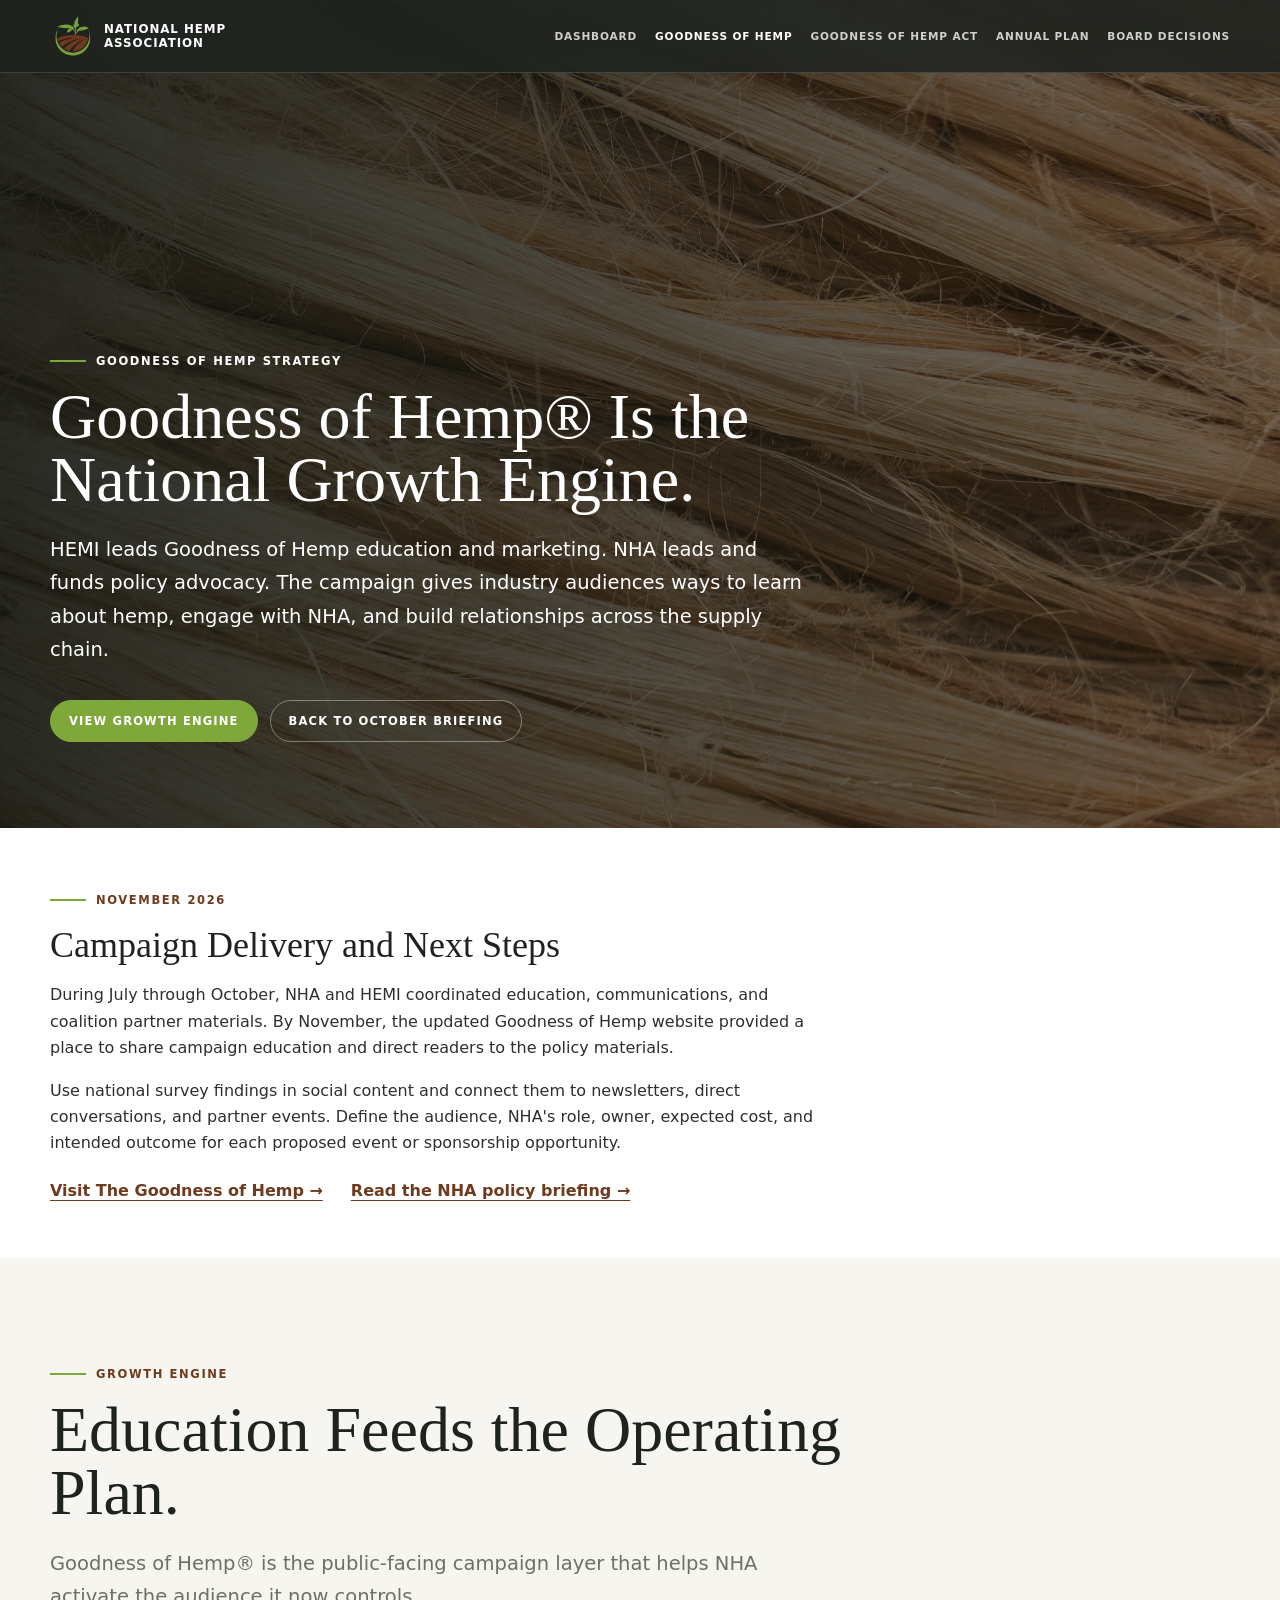
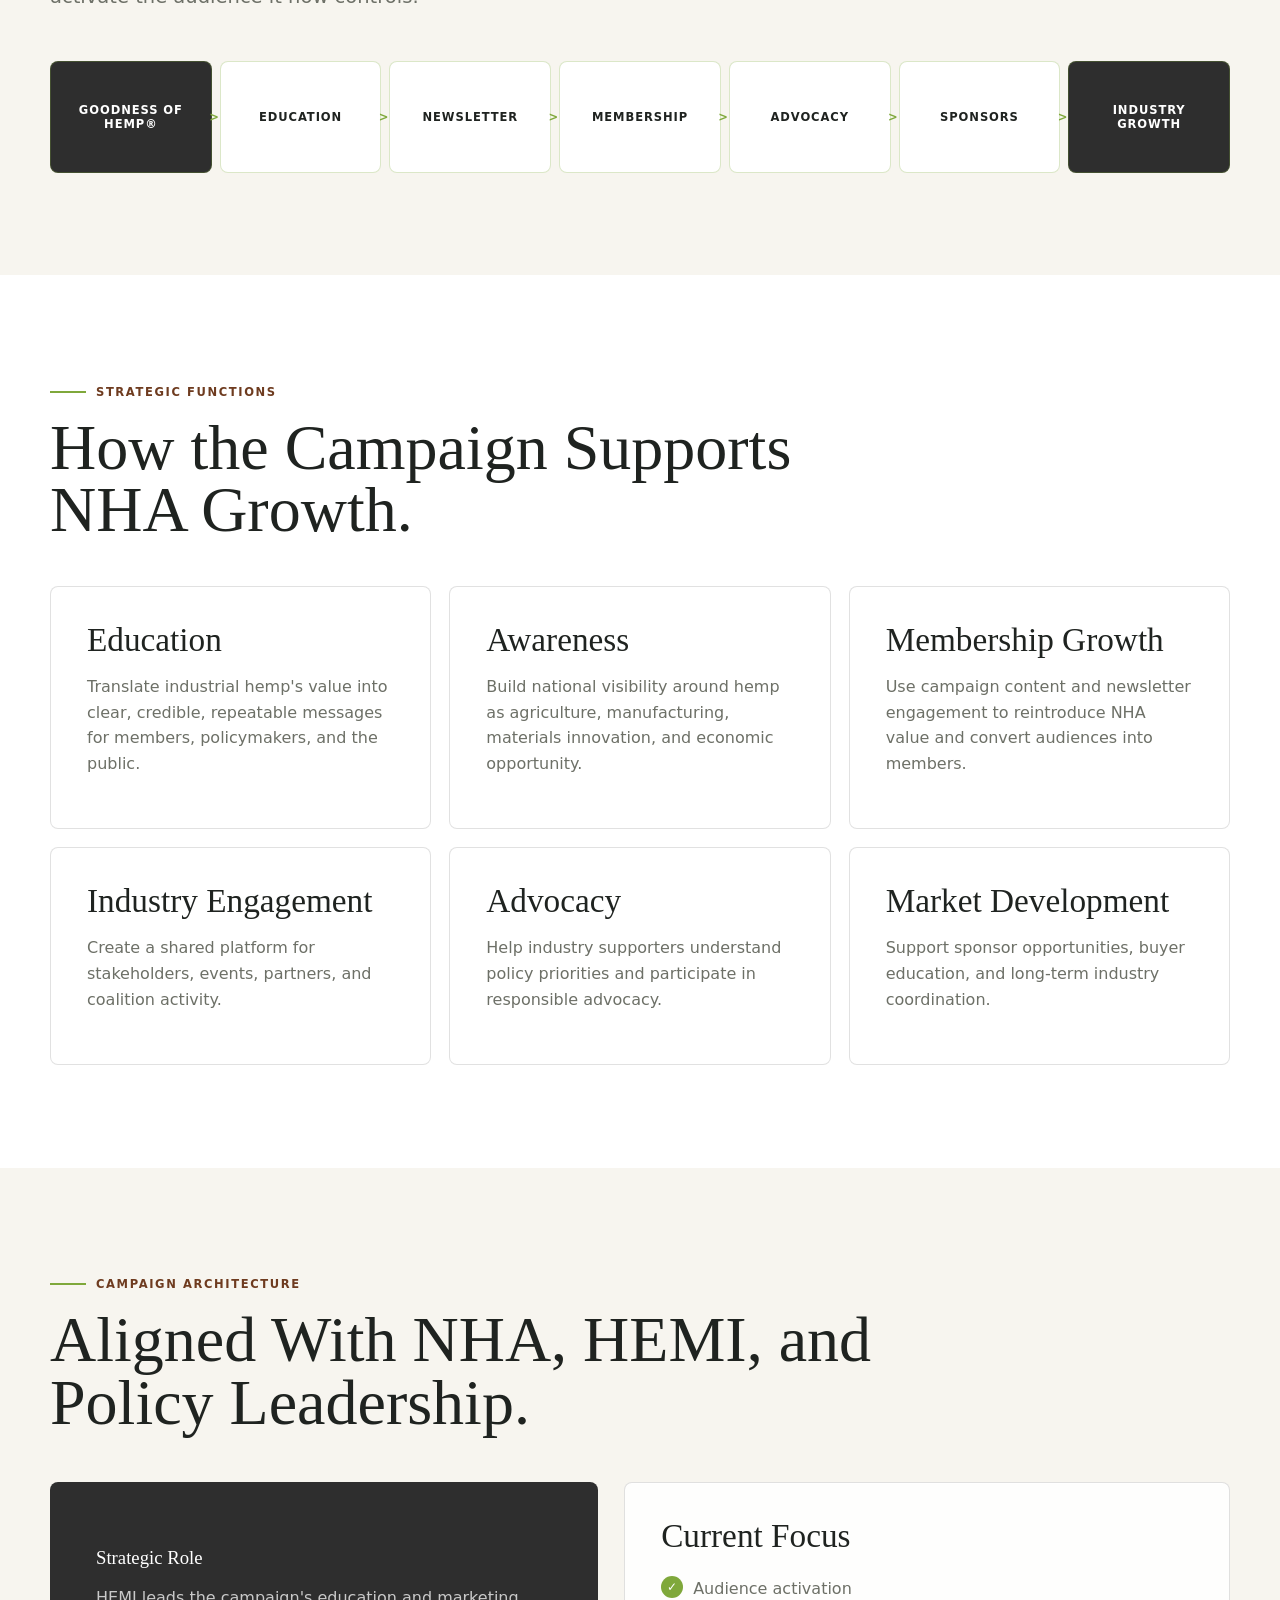
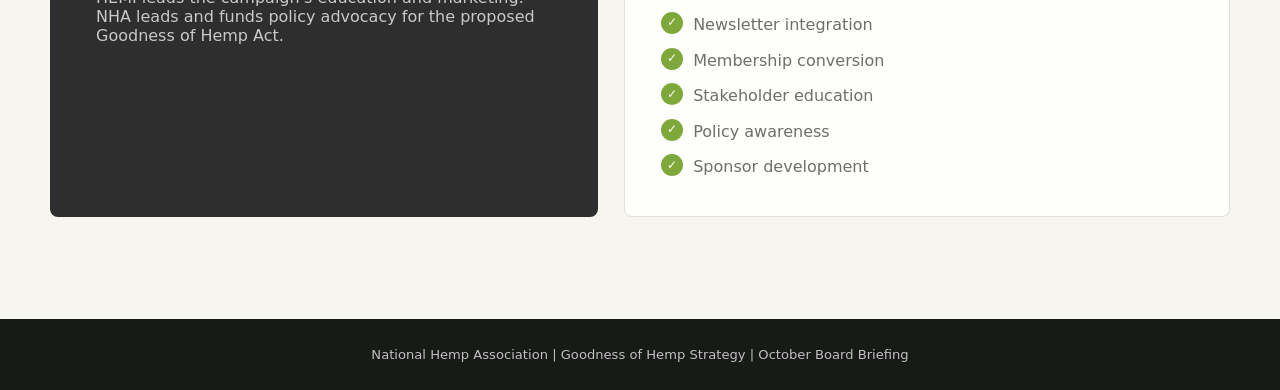
<file: goodness-of-hemp.html>
<!doctype html>
<html lang="en">
<head>
  <meta charset="utf-8">
  <meta name="viewport" content="width=device-width, initial-scale=1">
  <meta name="description" content="National Hemp Association Goodness of Hemp growth engine strategy.">
  <title>Goodness of Hemp Strategy | NHA 2026 October Board Briefing</title>
  <link rel="stylesheet" href="october.css">
  <style>
    :root {
      --brown: #6e3b1f;
      --green: #7fa83b;
      --cream: #f7f5ef;
      --white: #ffffff;
      --charcoal: #2e2e2e;
      --ink: #1f2320;
      --muted: #6d7067;
      --line: rgba(46, 46, 46, 0.14);
      --blue: #233a4d;
      --shadow: 0 20px 60px rgba(31, 35, 32, 0.12);
      --radius: 8px;
    }

    * {
      box-sizing: border-box;
    }

    html {
      scroll-behavior: smooth;
      scroll-padding-top: 88px;
    }

    body {
      margin: 0;
      color: var(--charcoal);
      background: var(--cream);
      font-family: Inter, ui-sans-serif, system-ui, -apple-system, BlinkMacSystemFont, "Segoe UI", sans-serif;
    }

    a {
      color: inherit;
      text-decoration: none;
    }

    .serif,
    h1,
    h2,
    h3 {
      font-family: Georgia, Cambria, "Times New Roman", serif;
      font-weight: 500;
      letter-spacing: 0;
    }

    .top-nav {
      position: fixed;
      z-index: 50;
      top: 0;
      right: 0;
      left: 0;
      border-bottom: 1px solid rgba(255, 255, 255, 0.14);
      background: rgba(31, 35, 32, 0.86);
      color: var(--white);
      backdrop-filter: blur(16px);
    }

    .nav-inner {
      display: flex;
      align-items: center;
      justify-content: space-between;
      width: min(1180px, calc(100% - 32px));
      min-height: 72px;
      margin: 0 auto;
      gap: 20px;
    }

    .brand-lockup {
      display: inline-flex;
      align-items: center;
      gap: 12px;
      min-width: max-content;
      font-size: 0.74rem;
      font-weight: 900;
      letter-spacing: 0.08em;
      line-height: 1.2;
      text-transform: uppercase;
    }

    .brand-lockup img {
      width: 42px;
      height: 42px;
      object-fit: contain;
    }

    .nav-links {
      display: flex;
      gap: 18px;
      font-size: 0.66rem;
      font-weight: 900;
      letter-spacing: 0.08em;
      text-transform: uppercase;
    }

    .nav-links a {
      opacity: 0.78;
    }

    .nav-links a:hover,
    .nav-links a.active {
      opacity: 1;
    }

    .section {
      padding: clamp(76px, 8vw, 118px) 0;
    }

    .section-inner {
      width: min(1180px, calc(100% - 40px));
      margin: 0 auto;
    }

    .section-kicker {
      display: inline-flex;
      align-items: center;
      gap: 10px;
      margin-bottom: 18px;
      color: var(--brown);
      font-size: 0.72rem;
      font-weight: 900;
      letter-spacing: 0.14em;
      text-transform: uppercase;
    }

    .section-kicker::before {
      display: block;
      width: 36px;
      height: 2px;
      content: "";
      background: var(--green);
    }

    .section-title {
      max-width: 880px;
      margin: 0;
      color: var(--ink);
      font-size: clamp(2.25rem, 5vw, 5.4rem);
      line-height: 0.98;
    }

    .section-subtitle {
      max-width: 760px;
      margin: 22px 0 0;
      color: var(--muted);
      font-size: clamp(1rem, 1.7vw, 1.22rem);
      line-height: 1.7;
    }

    .hero {
      display: grid;
      min-height: 92svh;
      align-items: end;
      color: var(--white);
      background:
        linear-gradient(90deg, rgba(17, 22, 17, 0.9), rgba(17, 22, 17, 0.54)),
        url("assets/hemp-fiber.jpg") center / cover;
      padding: 150px 0 86px;
    }

    .hero .section-kicker,
    .hero .section-title,
    .hero .section-subtitle {
      color: var(--white);
    }

    .button-row {
      display: flex;
      flex-wrap: wrap;
      gap: 12px;
      margin-top: 34px;
    }

    .btn {
      display: inline-flex;
      align-items: center;
      justify-content: center;
      border: 1px solid rgba(255, 255, 255, 0.38);
      border-radius: 999px;
      padding: 13px 18px;
      color: var(--white);
      font-size: 0.72rem;
      font-weight: 900;
      letter-spacing: 0.1em;
      text-transform: uppercase;
    }

    .btn.primary {
      border-color: var(--green);
      background: var(--green);
    }

    .grid-3 {
      display: grid;
      grid-template-columns: repeat(3, minmax(0, 1fr));
      gap: 18px;
      margin-top: 44px;
    }

    .card {
      border: 1px solid var(--line);
      border-radius: var(--radius);
      padding: clamp(24px, 3vw, 36px);
      background: rgba(255, 255, 255, 0.84);
      box-shadow: 0 1px 0 rgba(255, 255, 255, 0.8) inset;
    }

    .card h3 {
      margin: 0;
      color: var(--ink);
      font-size: clamp(1.55rem, 2.6vw, 2.5rem);
      line-height: 1.05;
    }

    .card p,
    .card li {
      color: var(--muted);
      line-height: 1.6;
    }

    .flow {
      display: grid;
      grid-template-columns: repeat(7, minmax(0, 1fr));
      gap: 8px;
      margin-top: 48px;
    }

    .flow-step {
      position: relative;
      display: grid;
      min-height: 112px;
      place-items: center;
      border: 1px solid rgba(127, 168, 59, 0.28);
      border-radius: var(--radius);
      padding: 14px;
      background: var(--white);
      color: var(--ink);
      font-size: 0.72rem;
      font-weight: 900;
      letter-spacing: 0.08em;
      text-align: center;
      text-transform: uppercase;
    }

    .flow-step::after {
      position: absolute;
      top: 50%;
      right: -9px;
      color: var(--green);
      content: ">";
      font-weight: 900;
      transform: translateY(-50%);
    }

    .flow-step:last-child::after {
      display: none;
    }

    .flow-step.primary {
      color: var(--white);
      background: var(--charcoal);
    }

    .split-panel {
      display: grid;
      grid-template-columns: 0.95fr 1.05fr;
      gap: 26px;
      margin-top: 48px;
      align-items: stretch;
    }

    .dark-panel {
      border-radius: var(--radius);
      padding: clamp(28px, 4vw, 46px);
      color: var(--white);
      background: var(--charcoal);
    }

    .dark-panel h3 {
      color: var(--white);
    }

    .dark-panel p,
    .dark-panel li {
      color: rgba(255, 255, 255, 0.74);
    }

    .check-list {
      display: grid;
      gap: 10px;
      margin: 22px 0 0;
      padding: 0;
      list-style: none;
    }

    .check-list li {
      display: flex;
      gap: 10px;
      align-items: flex-start;
    }

    .check {
      display: inline-grid;
      flex: 0 0 22px;
      width: 22px;
      height: 22px;
      place-items: center;
      border-radius: 50%;
      color: var(--white);
      background: var(--green);
      font-size: 0.75rem;
      font-weight: 900;
    }

    .site-footer {
      padding: 28px 20px;
      color: rgba(255, 255, 255, 0.72);
      background: #171a17;
      text-align: center;
      font-size: 0.82rem;
    }

    @media (max-width: 980px) {
      .nav-links {
        display: none;
      }

      .grid-3,
      .split-panel,
      .flow {
        grid-template-columns: 1fr;
      }

      .flow-step::after {
        top: auto;
        right: 50%;
        bottom: -16px;
        transform: translateX(50%) rotate(90deg);
      }
    }
  </style>
</head>
<body>
  <nav class="top-nav" aria-label="Primary navigation">
    <div class="nav-inner">
      <a class="brand-lockup" href="index.html#top" aria-label="National Hemp Association executive dashboard">
        <img src="assets/nha-icon.png" alt="">
        <span>National Hemp<br>Association</span>
      </a>
      <div class="nav-links">
        <a href="index.html#executive">Dashboard</a>
        <a class="active" href="goodness-of-hemp.html">Goodness of Hemp</a>
        <a href="goodness-of-hemp-act.html">Goodness of Hemp Act</a>
        <a href="index.html#annual-plan">Annual Plan</a>
        <a href="index.html#board-actions">Board Decisions</a>
      </div>
    </div>
  </nav>

  <main>
    <section class="hero">
      <div class="section-inner">
        <div class="section-kicker">Goodness of Hemp Strategy</div>
        <h1 class="section-title">Goodness of Hemp&reg; Is the National Growth Engine.</h1>
        <p class="section-subtitle">
          HEMI leads Goodness of Hemp education and marketing. NHA leads and funds policy advocacy. The campaign gives industry audiences ways to learn about hemp, engage with NHA, and build relationships across the supply chain.
        </p>
        <div class="button-row">
          <a class="btn primary" href="#engine">View Growth Engine</a>
          <a class="btn" href="index.html#growth-engine">Back to October Briefing</a>
        </div>
      </div>
    </section>

    <section class="detail-update" id="campaign-update">
      <div class="section-inner">
        <div class="section-kicker">November 2026</div>
        <h2>Campaign Delivery and Next Steps</h2>
        <p>During July through October, NHA and HEMI coordinated education, communications, and coalition partner materials. By November, the updated Goodness of Hemp website provided a place to share campaign education and direct readers to the policy materials.</p>
        <p>Use national survey findings in social content and connect them to newsletters, direct conversations, and partner events. Define the audience, NHA's role, owner, expected cost, and intended outcome for each proposed event or sponsorship opportunity.</p>
        <div class="detail-links">
          <a href="https://thegoodnessofhemp.org/">Visit The Goodness of Hemp &rarr;</a>
          <a href="goodness-of-hemp-act.html">Read the NHA policy briefing &rarr;</a>
        </div>
      </div>
    </section>

    <section class="section" id="engine">
      <div class="section-inner">
        <div class="section-kicker">Growth Engine</div>
        <h2 class="section-title">Education Feeds the Operating Plan.</h2>
        <p class="section-subtitle">
          Goodness of Hemp&reg; is the public-facing campaign layer that helps NHA activate the audience it now controls.
        </p>
        <div class="flow" aria-label="Goodness of Hemp growth engine">
          <div class="flow-step primary">Goodness of Hemp&reg;</div>
          <div class="flow-step">Education</div>
          <div class="flow-step">Newsletter</div>
          <div class="flow-step">Membership</div>
          <div class="flow-step">Advocacy</div>
          <div class="flow-step">Sponsors</div>
          <div class="flow-step primary">Industry Growth</div>
        </div>
      </div>
    </section>

    <section class="section" style="background: #fff;">
      <div class="section-inner">
        <div class="section-kicker">Strategic Functions</div>
        <h2 class="section-title">How the Campaign Supports NHA Growth.</h2>
        <div class="grid-3">
          <div class="card"><h3>Education</h3><p>Translate industrial hemp's value into clear, credible, repeatable messages for members, policymakers, and the public.</p></div>
          <div class="card"><h3>Awareness</h3><p>Build national visibility around hemp as agriculture, manufacturing, materials innovation, and economic opportunity.</p></div>
          <div class="card"><h3>Membership Growth</h3><p>Use campaign content and newsletter engagement to reintroduce NHA value and convert audiences into members.</p></div>
          <div class="card"><h3>Industry Engagement</h3><p>Create a shared platform for stakeholders, events, partners, and coalition activity.</p></div>
          <div class="card"><h3>Advocacy</h3><p>Help industry supporters understand policy priorities and participate in responsible advocacy.</p></div>
          <div class="card"><h3>Market Development</h3><p>Support sponsor opportunities, buyer education, and long-term industry coordination.</p></div>
        </div>
      </div>
    </section>

    <section class="section">
      <div class="section-inner">
        <div class="section-kicker">Campaign Architecture</div>
        <h2 class="section-title">Aligned With NHA, HEMI, and Policy Leadership.</h2>
        <div class="split-panel">
          <div class="dark-panel">
            <h3>Strategic Role</h3>
            <p>
              HEMI leads the campaign's education and marketing. NHA leads and funds policy advocacy for the proposed Goodness of Hemp Act.
            </p>
          </div>
          <div class="card">
            <h3>Current Focus</h3>
            <ul class="check-list">
              <li><span class="check">&#10003;</span>Audience activation</li>
              <li><span class="check">&#10003;</span>Newsletter integration</li>
              <li><span class="check">&#10003;</span>Membership conversion</li>
              <li><span class="check">&#10003;</span>Stakeholder education</li>
              <li><span class="check">&#10003;</span>Policy awareness</li>
              <li><span class="check">&#10003;</span>Sponsor development</li>
            </ul>
          </div>
        </div>
      </div>
    </section>
  </main>

  <footer class="site-footer">
    National Hemp Association | Goodness of Hemp Strategy | October Board Briefing
  </footer>
</body>
</html>
</file>
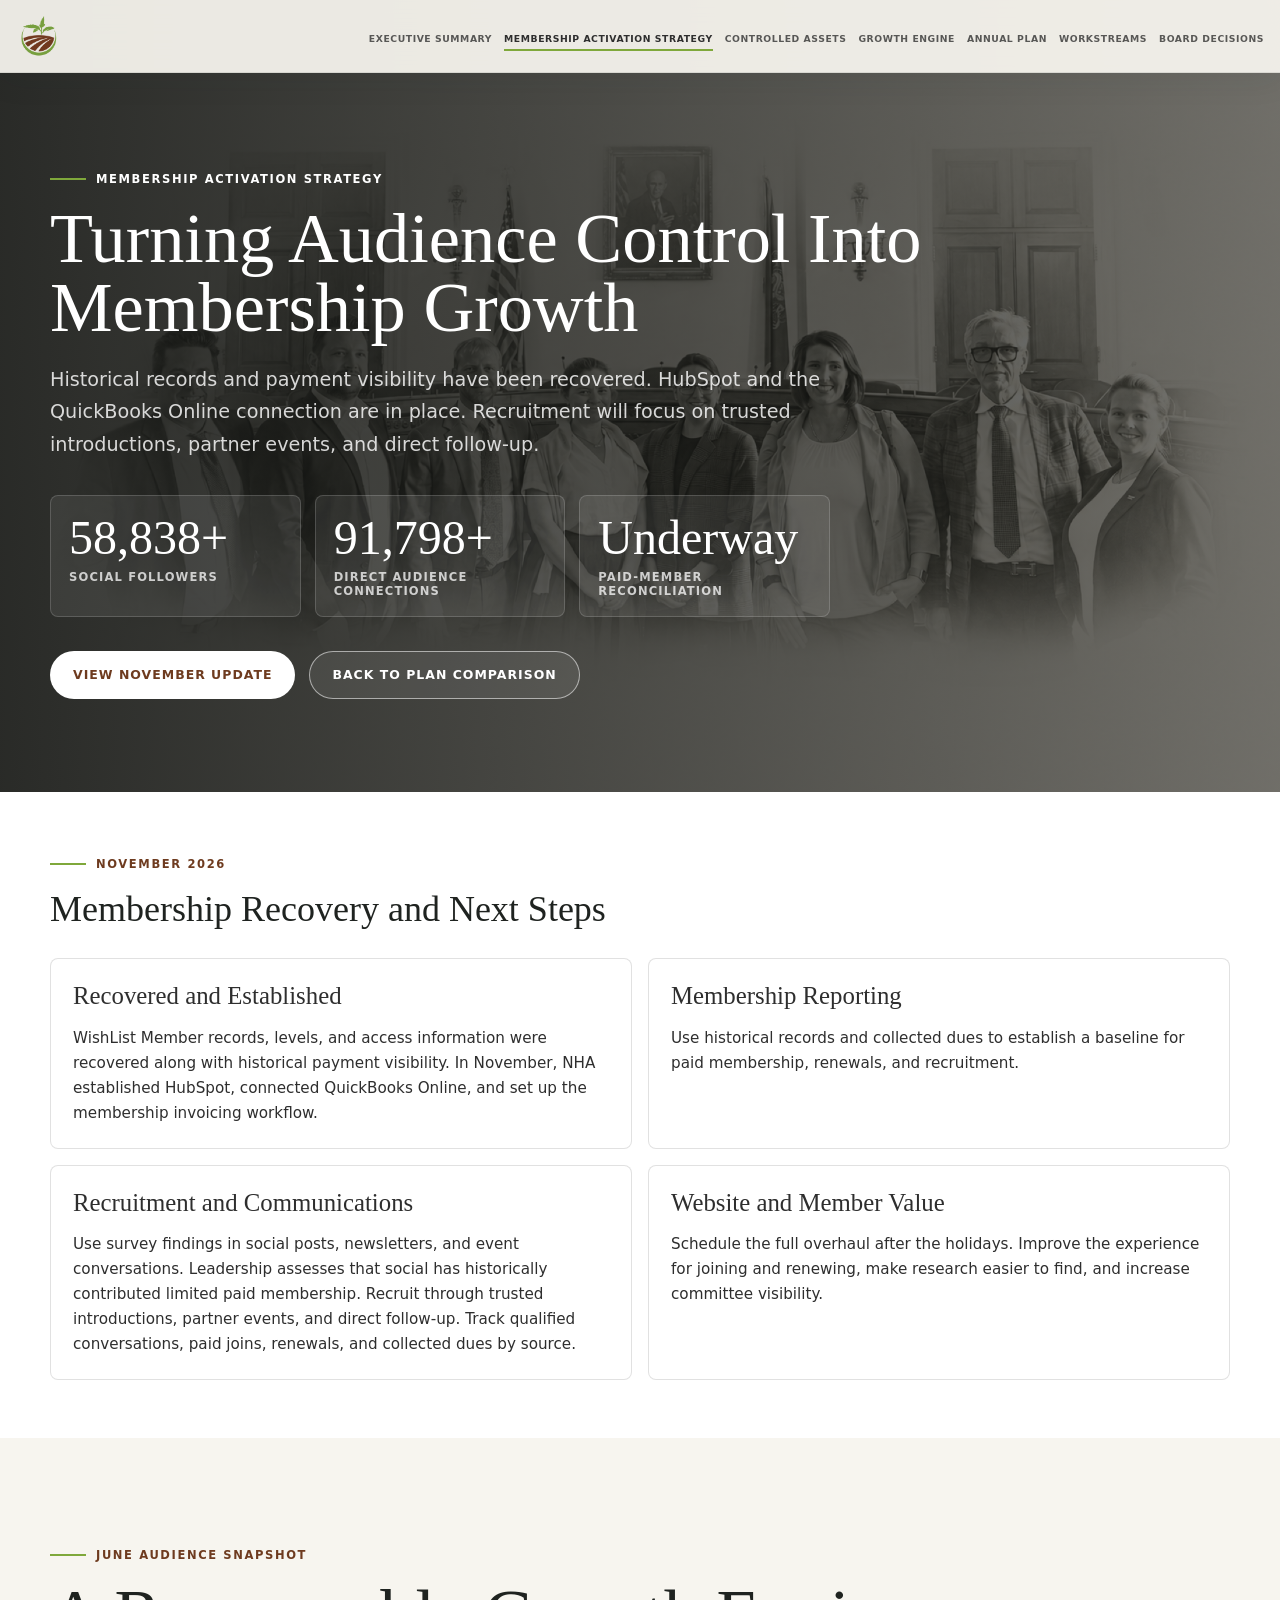
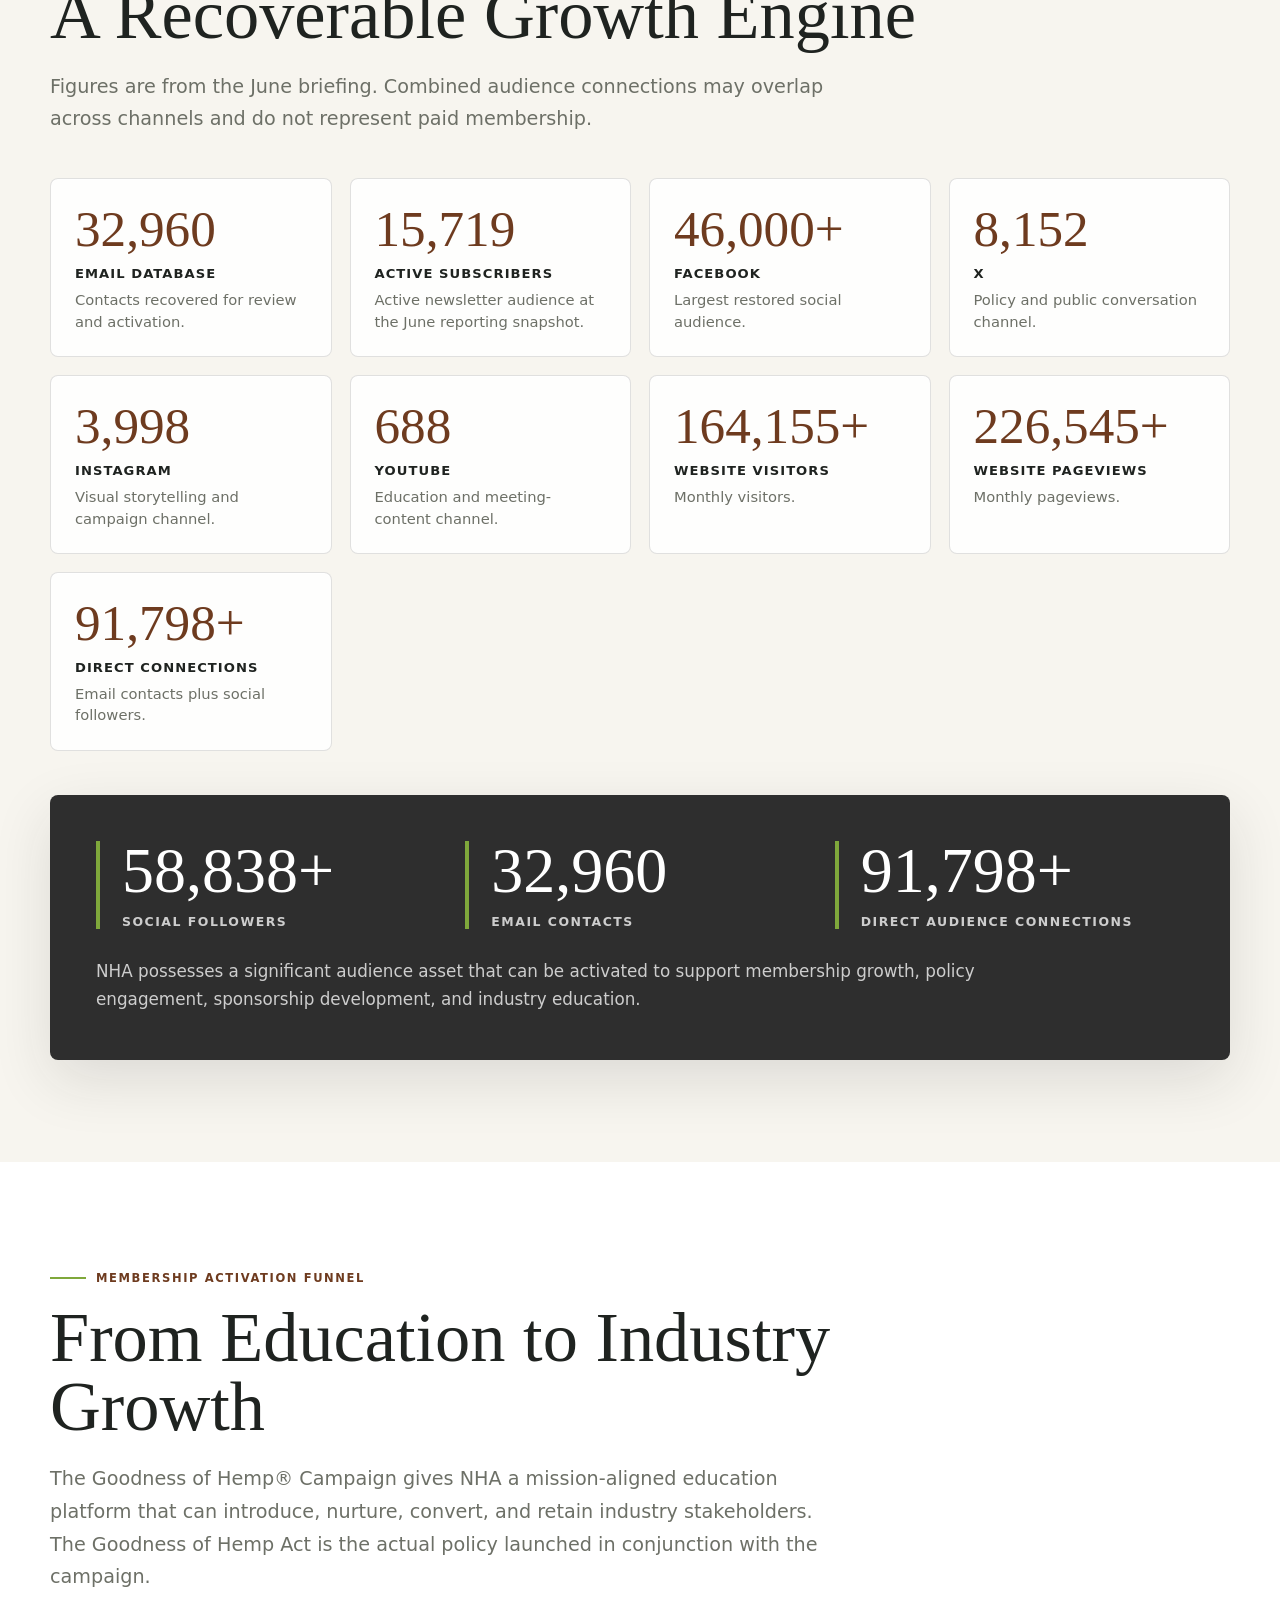
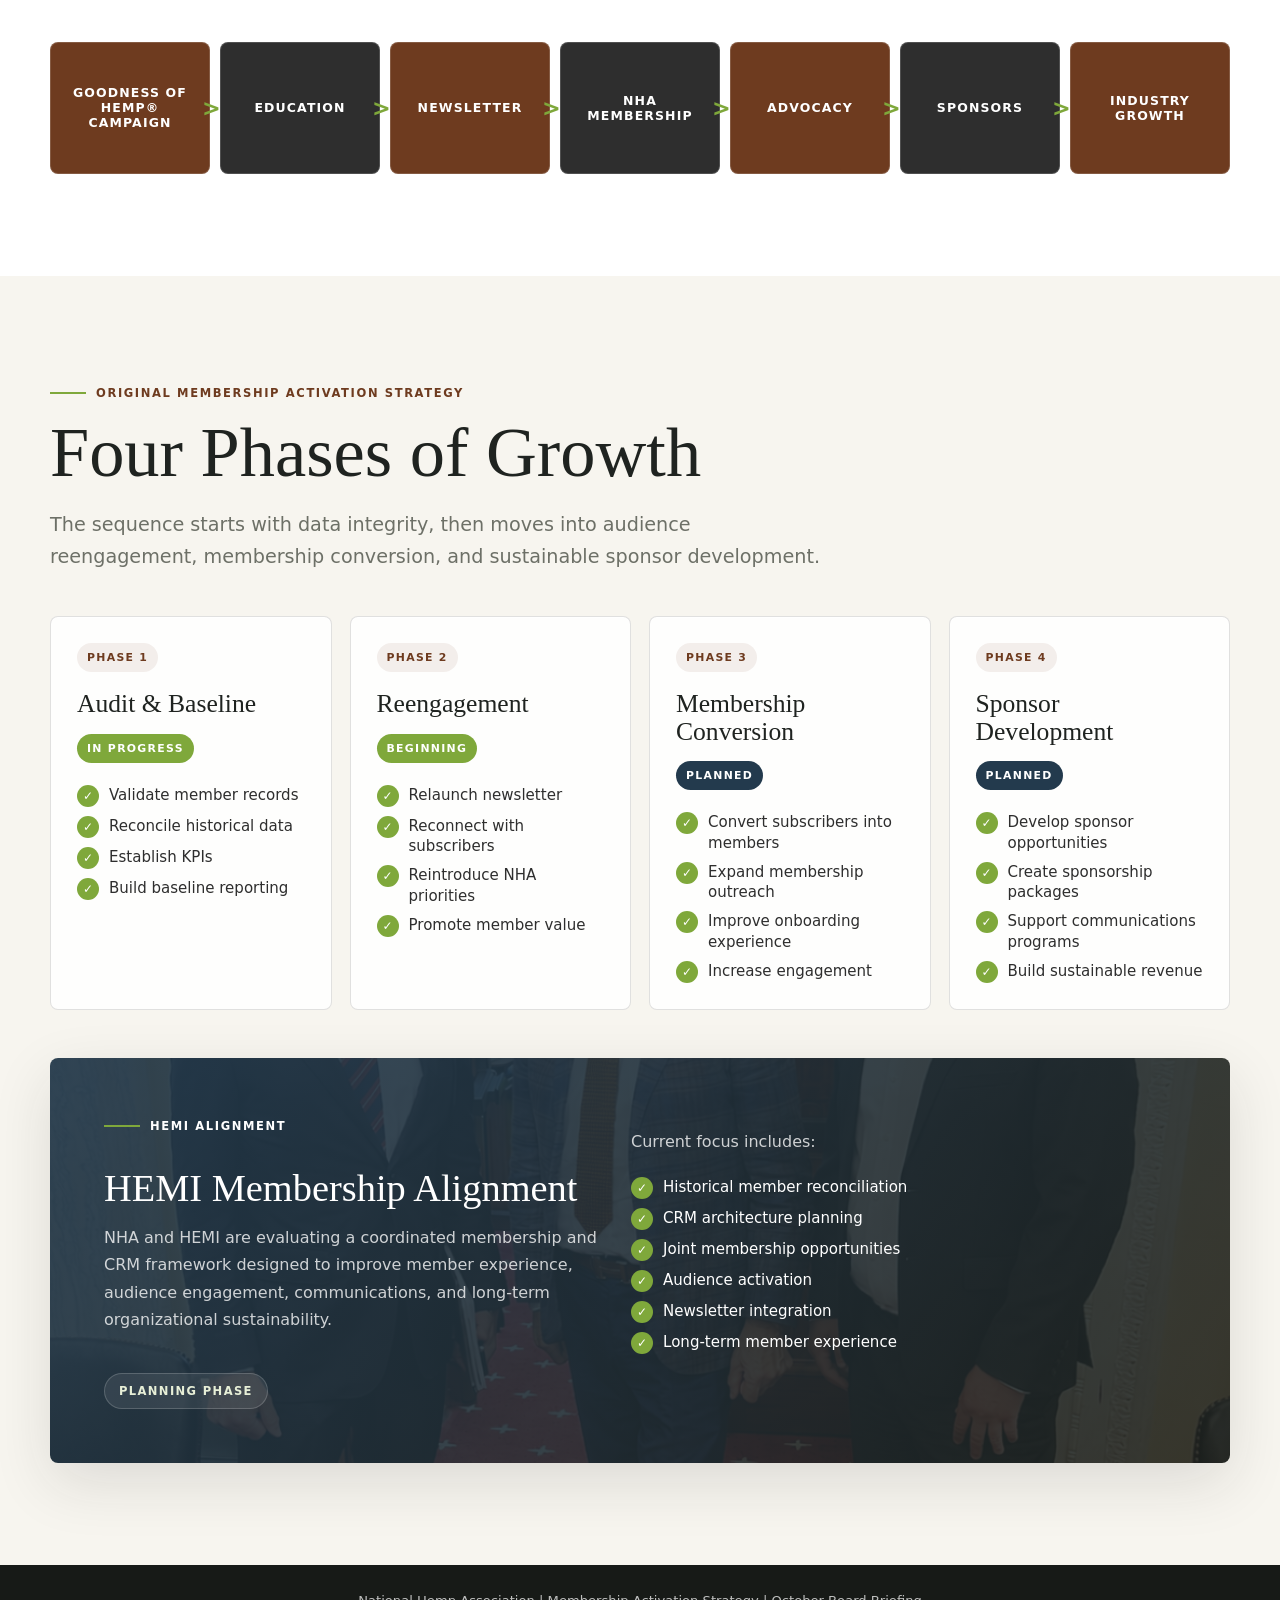
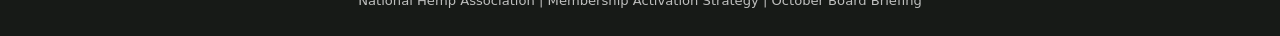
<file: membership-activation-strategy.html>
<!doctype html>
<html lang="en">
<head>
  <meta charset="utf-8">
  <meta name="viewport" content="width=device-width, initial-scale=1">
  <meta name="description" content="National Hemp Association membership activation strategy executive dashboard.">
  <title>Membership Activation Strategy | NHA 2026 October Board Briefing</title>
  <link rel="stylesheet" href="october.css">
  <style>
    :root {
      --brown: #6e3b1f;
      --green: #7fa83b;
      --cream: #f7f5ef;
      --white: #ffffff;
      --charcoal: #2e2e2e;
      --ink: #1f2320;
      --muted: #6d7067;
      --line: rgba(46, 46, 46, 0.14);
      --blue: #233a4d;
      --red: #8b2f28;
      --shadow: 0 20px 60px rgba(31, 35, 32, 0.12);
      --radius: 8px;
    }

    * {
      box-sizing: border-box;
    }

    html {
      scroll-behavior: smooth;
      scroll-padding-top: 90px;
    }

    body {
      margin: 0;
      color: var(--charcoal);
      background: var(--cream);
      font-family: Inter, ui-sans-serif, system-ui, -apple-system, BlinkMacSystemFont, "Segoe UI", sans-serif;
      letter-spacing: 0;
    }

    a {
      color: inherit;
      text-decoration: none;
    }

    img {
      display: block;
      max-width: 100%;
    }

    .serif {
      font-family: Georgia, Cambria, "Times New Roman", serif;
    }

    .top-nav {
      position: fixed;
      z-index: 80;
      top: 0;
      right: 0;
      left: 0;
      border-bottom: 1px solid rgba(46, 46, 46, 0.1);
      background: rgba(247, 245, 239, 0.94);
      color: var(--charcoal);
      -webkit-backdrop-filter: blur(16px);
      backdrop-filter: blur(16px);
      box-shadow: 0 8px 30px rgba(31, 35, 32, 0.08);
    }

    .nav-inner {
      display: flex;
      align-items: center;
      justify-content: space-between;
      width: min(1380px, calc(100% - 32px));
      min-height: 72px;
      margin: 0 auto;
      gap: 24px;
    }

    .brand-lockup {
      display: inline-flex;
      align-items: center;
      gap: 12px;
      min-width: max-content;
      font-weight: 800;
      letter-spacing: 0.08em;
      text-transform: uppercase;
    }

    .brand-mark {
      display: inline-flex;
      width: 42px;
      height: 42px;
      align-items: center;
      justify-content: center;
      flex: 0 0 auto;
    }

    .brand-mark img {
      display: block;
      width: 100%;
      height: 100%;
      object-fit: contain;
    }

    .brand-name {
      font-size: 0.75rem;
      line-height: 1.2;
    }

    .nav-links {
      display: flex;
      align-items: center;
      justify-content: flex-end;
      gap: 12px;
      font-size: 0.58rem;
      font-weight: 800;
      letter-spacing: 0.06em;
      text-transform: uppercase;
    }

    .nav-links a {
      position: relative;
      padding: 28px 0 24px;
      opacity: 0.78;
      white-space: nowrap;
    }

    .nav-links a.active,
    .nav-links a:hover {
      opacity: 1;
    }

    .nav-links a.active::after {
      position: absolute;
      right: 0;
      bottom: 17px;
      left: 0;
      height: 2px;
      content: "";
      background: var(--green);
    }

    .menu-toggle {
      display: none;
      width: 42px;
      height: 42px;
      place-items: center;
      border: 1px solid currentColor;
      border-radius: 50%;
      background: transparent;
      color: inherit;
      cursor: pointer;
    }

    .menu-toggle span {
      display: block;
      width: 18px;
      height: 2px;
      background: currentColor;
      box-shadow: 0 6px 0 currentColor, 0 -6px 0 currentColor;
    }

    .mobile-panel {
      display: none;
      width: min(100%, 1280px);
      margin: 0 auto;
      padding: 0 16px 18px;
    }

    .mobile-panel a {
      display: block;
      border-top: 1px solid rgba(127, 168, 59, 0.2);
      padding: 14px 4px;
      font-size: 0.8rem;
      font-weight: 800;
      letter-spacing: 0.08em;
      text-transform: uppercase;
    }

    .mobile-panel.open {
      display: block;
    }

    .section {
      position: relative;
      padding: clamp(76px, 8vw, 118px) 0;
      overflow: hidden;
    }

    .section-inner {
      width: min(1180px, calc(100% - 40px));
      margin: 0 auto;
    }

    .section-kicker {
      display: inline-flex;
      align-items: center;
      gap: 10px;
      margin-bottom: 18px;
      color: var(--brown);
      font-size: 0.72rem;
      font-weight: 800;
      letter-spacing: 0.14em;
      text-transform: uppercase;
    }

    .section-kicker::before {
      display: block;
      width: 36px;
      height: 2px;
      content: "";
      background: var(--green);
    }

    .section-title {
      max-width: 900px;
      margin: 0;
      color: var(--ink);
      font-family: Georgia, Cambria, "Times New Roman", serif;
      font-size: clamp(2.4rem, 5.5vw, 6rem);
      font-weight: 500;
      line-height: 0.98;
      letter-spacing: 0;
    }

    .section-subtitle {
      max-width: 780px;
      margin: 22px 0 0;
      color: var(--muted);
      font-size: clamp(1rem, 1.7vw, 1.2rem);
      line-height: 1.7;
    }

    .hero {
      min-height: 88svh;
      display: grid;
      place-items: center;
      color: var(--white);
      background:
        linear-gradient(90deg, rgba(20, 22, 20, 0.9), rgba(20, 22, 20, 0.58)),
        url("assets/leadership-room.png") center / cover;
    }

    .hero .section-inner {
      padding-top: 72px;
    }

    .hero .section-kicker,
    .hero .section-title,
    .hero .section-subtitle {
      color: var(--white);
    }

    .hero .section-subtitle {
      color: rgba(255, 255, 255, 0.82);
    }

    .hero-stats {
      display: grid;
      grid-template-columns: repeat(3, minmax(0, 1fr));
      gap: 14px;
      max-width: 780px;
      margin-top: 34px;
    }

    .hero-stat {
      border: 1px solid rgba(255, 255, 255, 0.16);
      border-radius: var(--radius);
      padding: 18px;
      background: rgba(255, 255, 255, 0.08);
    }

    .hero-stat strong {
      display: block;
      font-family: Georgia, Cambria, "Times New Roman", serif;
      font-size: clamp(1.8rem, 4vw, 3rem);
      font-weight: 500;
      line-height: 1;
    }

    .hero-stat span {
      display: block;
      margin-top: 8px;
      color: rgba(255, 255, 255, 0.75);
      font-size: 0.72rem;
      font-weight: 900;
      letter-spacing: 0.1em;
      text-transform: uppercase;
    }

    .button-row {
      display: flex;
      flex-wrap: wrap;
      gap: 14px;
      margin-top: 34px;
    }

    .btn {
      display: inline-flex;
      align-items: center;
      justify-content: center;
      min-height: 48px;
      border: 1px solid transparent;
      border-radius: 999px;
      padding: 0 22px;
      font-size: 0.78rem;
      font-weight: 900;
      letter-spacing: 0.08em;
      line-height: 1;
      text-transform: uppercase;
      transition: transform 160ms ease;
    }

    .btn:hover {
      transform: translateY(-2px);
    }

    .btn-primary {
      background: var(--white);
      color: var(--brown);
    }

    .btn-green {
      background: var(--green);
      color: var(--white);
    }

    .btn-outline {
      border-color: rgba(255, 255, 255, 0.54);
      color: var(--white);
      background: rgba(255, 255, 255, 0.08);
    }

    .grid-4,
    .grid-3,
    .grid-2 {
      display: grid;
      gap: 18px;
      margin-top: 42px;
    }

    .grid-4 {
      grid-template-columns: repeat(4, minmax(0, 1fr));
    }

    .grid-3 {
      grid-template-columns: repeat(3, minmax(0, 1fr));
    }

    .grid-2 {
      grid-template-columns: repeat(2, minmax(0, 1fr));
    }

    .card {
      border: 1px solid var(--line);
      border-radius: var(--radius);
      background: rgba(255, 255, 255, 0.84);
      box-shadow: 0 1px 0 rgba(255, 255, 255, 0.8) inset;
    }

    .kpi-card {
      min-height: 150px;
      padding: 24px;
    }

    .kpi-number {
      color: var(--brown);
      font-family: Georgia, Cambria, "Times New Roman", serif;
      font-size: clamp(2.2rem, 4vw, 3.9rem);
      font-weight: 500;
      line-height: 1;
    }

    .kpi-label {
      margin-top: 12px;
      color: var(--ink);
      font-size: 0.82rem;
      font-weight: 900;
      letter-spacing: 0.08em;
      text-transform: uppercase;
    }

    .kpi-caption {
      margin-top: 8px;
      color: var(--muted);
      font-size: 0.92rem;
      line-height: 1.45;
    }

    .reach-panel {
      display: grid;
      grid-template-columns: repeat(3, minmax(0, 1fr));
      gap: 20px;
      margin-top: 44px;
      padding: clamp(28px, 4vw, 46px);
      color: var(--white);
      background: var(--charcoal);
      border-radius: var(--radius);
      box-shadow: var(--shadow);
    }

    .reach-metric {
      border-left: 4px solid var(--green);
      padding-left: 22px;
    }

    .reach-metric strong {
      display: block;
      font-family: Georgia, Cambria, "Times New Roman", serif;
      font-size: clamp(2.2rem, 5vw, 4.8rem);
      font-weight: 500;
      line-height: 0.95;
    }

    .reach-metric span {
      display: block;
      margin-top: 12px;
      color: rgba(255, 255, 255, 0.76);
      font-size: 0.78rem;
      font-weight: 900;
      letter-spacing: 0.12em;
      text-transform: uppercase;
    }

    .reach-panel p {
      grid-column: 1 / -1;
      max-width: 900px;
      margin: 8px 0 0;
      color: rgba(255, 255, 255, 0.76);
      font-size: 1.05rem;
      line-height: 1.7;
    }

    .funnel {
      display: grid;
      grid-template-columns: repeat(7, minmax(0, 1fr));
      gap: 10px;
      margin-top: 48px;
      align-items: center;
    }

    .funnel-step {
      position: relative;
      min-height: 132px;
      display: grid;
      place-items: center;
      border: 1px solid rgba(255, 255, 255, 0.16);
      border-radius: var(--radius);
      padding: 16px;
      color: var(--white);
      background: var(--charcoal);
      text-align: center;
      font-size: 0.78rem;
      font-weight: 900;
      letter-spacing: 0.09em;
      text-transform: uppercase;
    }

    .funnel-step:nth-child(1),
    .funnel-step:nth-child(3),
    .funnel-step:nth-child(5),
    .funnel-step:nth-child(7) {
      background: var(--brown);
    }

    .funnel-step::after {
      position: absolute;
      right: -13px;
      z-index: 2;
      color: var(--green);
      content: ">";
      font-size: 1.4rem;
      font-weight: 900;
    }

    .funnel-step:last-child::after {
      display: none;
    }

    .strategy-card {
      min-width: 0;
      min-height: 360px;
      overflow: hidden;
      padding: 26px;
    }

    .phase-tag,
    .status-chip {
      display: inline-flex;
      align-items: center;
      border-radius: 999px;
      padding: 8px 10px;
      font-size: 0.68rem;
      font-weight: 900;
      letter-spacing: 0.12em;
      text-transform: uppercase;
    }

    .phase-tag {
      color: var(--brown);
      background: rgba(110, 59, 31, 0.08);
    }

    .status-chip {
      margin-top: 16px;
      color: var(--white);
      background: var(--blue);
    }

    .status-chip.green {
      background: var(--green);
    }

    .strategy-card h3,
    .hemi-panel h3 {
      margin: 18px 0 0;
      color: var(--ink);
      font-family: Georgia, Cambria, "Times New Roman", serif;
      font-weight: 500;
      line-height: 1.02;
    }

    .strategy-card h3 {
      font-size: clamp(1.55rem, 2vw, 2.05rem);
      line-height: 1.08;
      overflow-wrap: anywhere;
    }

    .hemi-panel h3 {
      font-size: clamp(1.7rem, 3vw, 2.8rem);
    }

    .check-list {
      display: grid;
      gap: 9px;
      margin: 22px 0 0;
      padding: 0;
      color: var(--charcoal);
      list-style: none;
    }

    .check-list li {
      display: flex;
      align-items: flex-start;
      gap: 10px;
      font-size: 0.94rem;
      line-height: 1.35;
    }

    .check {
      display: inline-grid;
      flex: 0 0 22px;
      width: 22px;
      height: 22px;
      place-items: center;
      border-radius: 50%;
      color: var(--white);
      background: var(--green);
      font-size: 0.75rem;
      font-weight: 900;
      line-height: 1;
    }

    .hemi-panel {
      display: grid;
      grid-template-columns: 0.95fr 1.05fr;
      gap: 34px;
      margin-top: 48px;
      border-radius: var(--radius);
      padding: clamp(28px, 4.5vw, 54px);
      color: var(--white);
      background:
        linear-gradient(135deg, rgba(35, 58, 77, 0.93), rgba(31, 35, 32, 0.88)),
        url("assets/federal-leadership-hall.png") center / cover;
      box-shadow: var(--shadow);
    }

    .hemi-panel h3,
    .hemi-panel .section-kicker {
      color: var(--white);
    }

    .hemi-panel p {
      color: rgba(255, 255, 255, 0.78);
      font-size: 1rem;
      line-height: 1.7;
    }

    .hemi-panel .check-list {
      color: var(--white);
    }

    .status-large {
      display: inline-flex;
      margin-top: 24px;
      border: 1px solid rgba(255, 255, 255, 0.18);
      border-radius: 999px;
      padding: 10px 14px;
      color: #e7efd7;
      background: rgba(255, 255, 255, 0.08);
      font-size: 0.72rem;
      font-weight: 900;
      letter-spacing: 0.12em;
      text-transform: uppercase;
    }

    .site-footer {
      padding: 28px 20px;
      color: rgba(255, 255, 255, 0.72);
      background: #171a17;
      text-align: center;
      font-size: 0.82rem;
    }

    .reveal {
      opacity: 0;
      transform: translateY(26px);
      transition: opacity 620ms ease, transform 620ms ease;
    }

    .reveal.visible {
      opacity: 1;
      transform: translateY(0);
    }

    @media (max-width: 1420px) {
      .brand-name {
        display: none;
      }
    }

    @media (max-width: 1240px) {
      .nav-links {
        display: none;
      }

      .menu-toggle {
        display: grid;
      }
    }

    @media (max-width: 980px) {
      .grid-4,
      .grid-3,
      .grid-2,
      .hero-stats,
      .reach-panel,
      .hemi-panel {
        grid-template-columns: 1fr;
      }

      .funnel {
        grid-template-columns: 1fr;
      }

      .funnel-step::after {
        right: auto;
        bottom: -22px;
        content: "v";
      }
    }

    @media (max-width: 720px) {
      .section-inner {
        width: min(100% - 28px, 1180px);
      }

      .hero {
        min-height: 100svh;
      }

      .button-row {
        flex-direction: column;
      }

      .btn {
        width: 100%;
      }

      .nav-inner {
        min-height: 64px;
      }
    }

    @media (prefers-reduced-motion: reduce) {
      *,
      *::before,
      *::after {
        scroll-behavior: auto !important;
        animation-duration: 0.001ms !important;
        animation-iteration-count: 1 !important;
        transition-duration: 0.001ms !important;
      }
    }
  </style>
</head>
<body>
  <nav class="top-nav" aria-label="Primary navigation">
    <div class="nav-inner">
      <a class="brand-lockup" href="index.html#top" aria-label="National Hemp Association executive dashboard">
        <span class="brand-mark" aria-hidden="true"><img src="assets/nha-icon.png" alt=""></span>
        <span class="brand-name">National Hemp<br>Association</span>
      </a>
      <div class="nav-links" aria-label="Dashboard navigation">
        <a href="index.html#executive">Executive Summary</a>
        <a class="active" href="membership-activation-strategy.html">Membership Activation Strategy</a>
        <a href="index.html#assets">Controlled Assets</a>
        <a href="index.html#growth-engine">Growth Engine</a>
        <a href="index.html#annual-plan">Annual Plan</a>
        <a href="index.html#workstreams">Workstreams</a>
        <a href="index.html#board-actions">Board Decisions</a>
      </div>
      <button class="menu-toggle" type="button" aria-label="Open navigation menu" aria-expanded="false">
        <span aria-hidden="true"></span>
      </button>
    </div>
    <div class="mobile-panel" id="mobilePanel">
      <a href="index.html#executive">Executive Summary</a>
      <a href="membership-activation-strategy.html">Membership Activation Strategy</a>
      <a href="index.html#assets">Controlled Assets</a>
      <a href="index.html#growth-engine">Growth Engine</a>
      <a href="index.html#annual-plan">Annual Plan</a>
      <a href="index.html#workstreams">Workstreams</a>
      <a href="index.html#board-actions">Board Decisions</a>
    </div>
  </nav>

  <main>
    <section class="hero">
      <div class="section-inner">
        <div class="section-kicker reveal">Membership Activation Strategy</div>
        <h1 class="section-title reveal">Turning Audience Control Into Membership Growth</h1>
        <p class="section-subtitle reveal">
          Historical records and payment visibility have been recovered. HubSpot and the QuickBooks Online connection are in place. Recruitment will focus on trusted introductions, partner events, and direct follow-up.
        </p>
        <div class="hero-stats">
          <div class="hero-stat reveal">
            <strong>58,838+</strong>
            <span>Social followers</span>
          </div>
          <div class="hero-stat reveal">
            <strong>91,798+</strong>
            <span>Direct audience connections</span>
          </div>
          <div class="hero-stat reveal">
            <strong>Underway</strong>
            <span>Paid-member reconciliation</span>
          </div>
        </div>
        <div class="button-row reveal">
          <a class="btn btn-primary" href="#membership-update">View November Update</a>
          <a class="btn btn-outline" href="index.html#annual-plan">Back to Plan Comparison</a>
        </div>
      </div>
    </section>

    <section class="detail-update" id="membership-update">
      <div class="section-inner">
        <div class="section-kicker">November 2026</div>
        <h2>Membership Recovery and Next Steps</h2>
        <div class="note-grid">
          <article class="card report-card"><h3>Recovered and Established</h3><p>WishList Member records, levels, and access information were recovered along with historical payment visibility. In November, NHA established HubSpot, connected QuickBooks Online, and set up the membership invoicing workflow.</p></article>
          <article class="card report-card"><h3>Membership Reporting</h3><p>Use historical records and collected dues to establish a baseline for paid membership, renewals, and recruitment.</p></article>
          <article class="card report-card"><h3>Recruitment and Communications</h3><p>Use survey findings in social posts, newsletters, and event conversations. Leadership assesses that social has historically contributed limited paid membership. Recruit through trusted introductions, partner events, and direct follow-up. Track qualified conversations, paid joins, renewals, and collected dues by source.</p></article>
          <article class="card report-card"><h3>Website and Member Value</h3><p>Schedule the full overhaul after the holidays. Improve the experience for joining and renewing, make research easier to find, and increase committee visibility.</p></article>
        </div>
      </div>
    </section>

    <section class="section" id="audience-assets">
      <div class="section-inner">
        <div class="section-kicker reveal">June Audience Snapshot</div>
        <h2 class="section-title reveal">A Recoverable Growth Engine</h2>
        <p class="section-subtitle reveal">
          Figures are from the June briefing. Combined audience connections may overlap across channels and do not represent paid membership.
        </p>

        <div class="grid-4">
          <div class="card kpi-card reveal">
            <div class="kpi-number">32,960</div>
            <div class="kpi-label">Email Database</div>
            <div class="kpi-caption">Contacts recovered for review and activation.</div>
          </div>
          <div class="card kpi-card reveal">
            <div class="kpi-number">15,719</div>
            <div class="kpi-label">Active Subscribers</div>
            <div class="kpi-caption">Active newsletter audience at the June reporting snapshot.</div>
          </div>
          <div class="card kpi-card reveal">
            <div class="kpi-number">46,000+</div>
            <div class="kpi-label">Facebook</div>
            <div class="kpi-caption">Largest restored social audience.</div>
          </div>
          <div class="card kpi-card reveal">
            <div class="kpi-number">8,152</div>
            <div class="kpi-label">X</div>
            <div class="kpi-caption">Policy and public conversation channel.</div>
          </div>
          <div class="card kpi-card reveal">
            <div class="kpi-number">3,998</div>
            <div class="kpi-label">Instagram</div>
            <div class="kpi-caption">Visual storytelling and campaign channel.</div>
          </div>
          <div class="card kpi-card reveal">
            <div class="kpi-number">688</div>
            <div class="kpi-label">YouTube</div>
            <div class="kpi-caption">Education and meeting-content channel.</div>
          </div>
          <div class="card kpi-card reveal">
            <div class="kpi-number">164,155+</div>
            <div class="kpi-label">Website Visitors</div>
            <div class="kpi-caption">Monthly visitors.</div>
          </div>
          <div class="card kpi-card reveal">
            <div class="kpi-number">226,545+</div>
            <div class="kpi-label">Website Pageviews</div>
            <div class="kpi-caption">Monthly pageviews.</div>
          </div>
          <div class="card kpi-card reveal">
            <div class="kpi-number">91,798+</div>
            <div class="kpi-label">Direct Connections</div>
            <div class="kpi-caption">Email contacts plus social followers.</div>
          </div>
        </div>

        <div class="reach-panel reveal">
          <div class="reach-metric">
            <strong>58,838+</strong>
            <span>Social followers</span>
          </div>
          <div class="reach-metric">
            <strong>32,960</strong>
            <span>Email contacts</span>
          </div>
          <div class="reach-metric">
            <strong>91,798+</strong>
            <span>Direct audience connections</span>
          </div>
          <p>
            NHA possesses a significant audience asset that can be activated to support membership growth, policy engagement, sponsorship development, and industry education.
          </p>
        </div>
      </div>
    </section>

    <section class="section" style="background: #fff;">
      <div class="section-inner">
        <div class="section-kicker reveal">Membership Activation Funnel</div>
        <h2 class="section-title reveal">From Education to Industry Growth</h2>
        <p class="section-subtitle reveal">
          The Goodness of Hemp&reg; Campaign gives NHA a mission-aligned education platform that can introduce, nurture, convert, and retain industry stakeholders. The Goodness of Hemp Act is the actual policy launched in conjunction with the campaign.
        </p>

        <div class="funnel reveal" aria-label="Membership activation funnel">
          <div class="funnel-step">Goodness of Hemp&reg; Campaign</div>
          <div class="funnel-step">Education</div>
          <div class="funnel-step">Newsletter</div>
          <div class="funnel-step">NHA Membership</div>
          <div class="funnel-step">Advocacy</div>
          <div class="funnel-step">Sponsors</div>
          <div class="funnel-step">Industry Growth</div>
        </div>
      </div>
    </section>

    <section class="section">
      <div class="section-inner">
        <div class="section-kicker reveal">Original Membership Activation Strategy</div>
        <h2 class="section-title reveal">Four Phases of Growth</h2>
        <p class="section-subtitle reveal">
          The sequence starts with data integrity, then moves into audience reengagement, membership conversion, and sustainable sponsor development.
        </p>

        <div class="grid-4">
          <div class="card strategy-card reveal">
            <span class="phase-tag">Phase 1</span>
            <h3>Audit &amp; Baseline</h3>
            <span class="status-chip green">In Progress</span>
            <ul class="check-list">
              <li><span class="check">&#10003;</span>Validate member records</li>
              <li><span class="check">&#10003;</span>Reconcile historical data</li>
              <li><span class="check">&#10003;</span>Establish KPIs</li>
              <li><span class="check">&#10003;</span>Build baseline reporting</li>
            </ul>
          </div>
          <div class="card strategy-card reveal">
            <span class="phase-tag">Phase 2</span>
            <h3>Reengagement</h3>
            <span class="status-chip green">Beginning</span>
            <ul class="check-list">
              <li><span class="check">&#10003;</span>Relaunch newsletter</li>
              <li><span class="check">&#10003;</span>Reconnect with subscribers</li>
              <li><span class="check">&#10003;</span>Reintroduce NHA priorities</li>
              <li><span class="check">&#10003;</span>Promote member value</li>
            </ul>
          </div>
          <div class="card strategy-card reveal">
            <span class="phase-tag">Phase 3</span>
            <h3>Membership Conversion</h3>
            <span class="status-chip">Planned</span>
            <ul class="check-list">
              <li><span class="check">&#10003;</span>Convert subscribers into members</li>
              <li><span class="check">&#10003;</span>Expand membership outreach</li>
              <li><span class="check">&#10003;</span>Improve onboarding experience</li>
              <li><span class="check">&#10003;</span>Increase engagement</li>
            </ul>
          </div>
          <div class="card strategy-card reveal">
            <span class="phase-tag">Phase 4</span>
            <h3>Sponsor Development</h3>
            <span class="status-chip">Planned</span>
            <ul class="check-list">
              <li><span class="check">&#10003;</span>Develop sponsor opportunities</li>
              <li><span class="check">&#10003;</span>Create sponsorship packages</li>
              <li><span class="check">&#10003;</span>Support communications programs</li>
              <li><span class="check">&#10003;</span>Build sustainable revenue</li>
            </ul>
          </div>
        </div>

        <div class="hemi-panel reveal">
          <div>
            <div class="section-kicker">HEMI Alignment</div>
            <h3>HEMI Membership Alignment</h3>
            <p>
              NHA and HEMI are evaluating a coordinated membership and CRM framework designed to improve member experience, audience engagement, communications, and long-term organizational sustainability.
            </p>
            <span class="status-large">Planning Phase</span>
          </div>
          <div>
            <p>Current focus includes:</p>
            <ul class="check-list">
              <li><span class="check">&#10003;</span>Historical member reconciliation</li>
              <li><span class="check">&#10003;</span>CRM architecture planning</li>
              <li><span class="check">&#10003;</span>Joint membership opportunities</li>
              <li><span class="check">&#10003;</span>Audience activation</li>
              <li><span class="check">&#10003;</span>Newsletter integration</li>
              <li><span class="check">&#10003;</span>Long-term member experience</li>
            </ul>
          </div>
        </div>
      </div>
    </section>
  </main>

  <footer class="site-footer">
    National Hemp Association | Membership Activation Strategy | October Board Briefing
  </footer>

  <script>
    const menuToggle = document.querySelector(".menu-toggle");
    const mobilePanel = document.querySelector("#mobilePanel");

    menuToggle.addEventListener("click", () => {
      const isOpen = mobilePanel.classList.toggle("open");
      menuToggle.setAttribute("aria-expanded", String(isOpen));
    });

    document.querySelectorAll(".mobile-panel a").forEach((link) => {
      link.addEventListener("click", () => {
        mobilePanel.classList.remove("open");
        menuToggle.setAttribute("aria-expanded", "false");
      });
    });

    window.addEventListener("resize", () => {
      if (window.innerWidth > 1240 && mobilePanel.classList.contains("open")) {
        mobilePanel.classList.remove("open");
        menuToggle.setAttribute("aria-expanded", "false");
      }
    });

    const revealObserver = new IntersectionObserver(
      (entries) => {
        entries.forEach((entry) => {
          if (entry.isIntersecting) {
            entry.target.classList.add("visible");
            revealObserver.unobserve(entry.target);
          }
        });
      },
      { rootMargin: "0px 0px -10% 0px", threshold: 0.12 }
    );

    document.querySelectorAll(".reveal").forEach((element) => revealObserver.observe(element));
  </script>
</body>
</html>
</file>
<file: briefing-base.css>
:root {
  --brown: #6e3b1f;
  --green: #7fa83b;
  --cream: #f7f5ef;
  --white: #ffffff;
  --charcoal: #2e2e2e;
  --ink: #1f2320;
  --muted: #6d7067;
  --line: rgba(46, 46, 46, 0.14);
  --blue: #233a4d;
  --red: #8b2f28;
  --gold: #c3a35d;
  --shadow: 0 20px 60px rgba(31, 35, 32, 0.12);
  --radius: 8px;
}

* {
  box-sizing: border-box;
}

html {
  scroll-behavior: smooth;
  scroll-padding-top: 88px;
}

body {
  margin: 0;
  color: var(--charcoal);
  background: var(--cream);
  font-family: Inter, ui-sans-serif, system-ui, -apple-system, BlinkMacSystemFont, "Segoe UI", sans-serif;
  letter-spacing: 0;
}

a {
  color: inherit;
  text-decoration: none;
}

img,
video {
  display: block;
  max-width: 100%;
}

.serif {
  font-family: Georgia, Cambria, "Times New Roman", serif;
}

.section {
  position: relative;
  padding: clamp(76px, 8vw, 118px) 0;
  overflow: hidden;
}

.section-inner {
  width: min(1180px, calc(100% - 40px));
  margin: 0 auto;
}

.section-kicker {
  display: inline-flex;
  align-items: center;
  gap: 10px;
  margin-bottom: 18px;
  color: var(--brown);
  font-size: 0.72rem;
  font-weight: 800;
  letter-spacing: 0.14em;
  text-transform: uppercase;
}

.section-kicker::before {
  content: "";
  display: block;
  width: 36px;
  height: 2px;
  background: var(--green);
}

.section-title {
  max-width: 880px;
  margin: 0;
  color: var(--ink);
  font-family: Georgia, Cambria, "Times New Roman", serif;
  font-size: clamp(2.15rem, 5vw, 5rem);
  font-weight: 500;
  line-height: 0.98;
  letter-spacing: 0;
}

.section-subtitle {
  max-width: 740px;
  margin: 22px 0 0;
  color: var(--muted);
  font-size: clamp(1rem, 1.7vw, 1.22rem);
  line-height: 1.7;
}

.top-nav {
  position: fixed;
  z-index: 80;
  top: 0;
  right: 0;
  left: 0;
  border-bottom: 1px solid rgba(255, 255, 255, 0.12);
  background: rgba(31, 35, 32, 0.5);
  color: var(--white);
  -webkit-backdrop-filter: blur(16px);
  backdrop-filter: blur(16px);
  transition: background 180ms ease, border-color 180ms ease, box-shadow 180ms ease;
}

.top-nav.scrolled {
  border-color: rgba(46, 46, 46, 0.1);
  background: rgba(247, 245, 239, 0.94);
  color: var(--charcoal);
  box-shadow: 0 8px 30px rgba(31, 35, 32, 0.08);
}

.nav-inner {
  display: flex;
  align-items: center;
  justify-content: space-between;
  width: min(1280px, calc(100% - 32px));
  min-height: 72px;
  margin: 0 auto;
  gap: 24px;
}

.brand-lockup {
  display: inline-flex;
  align-items: center;
  gap: 12px;
  min-width: max-content;
  font-weight: 800;
  letter-spacing: 0.08em;
  text-transform: uppercase;
}

.brand-mark {
  display: inline-flex;
  width: 42px;
  height: 42px;
  align-items: center;
  justify-content: center;
  flex: 0 0 auto;
}

.brand-mark img {
  display: block;
  width: 100%;
  height: 100%;
  object-fit: contain;
}

.brand-name {
  font-size: 0.75rem;
  line-height: 1.2;
}

.nav-links {
  display: flex;
  align-items: center;
  justify-content: flex-end;
  gap: clamp(8px, 1vw, 16px);
  font-size: 0.62rem;
  font-weight: 800;
  letter-spacing: 0.06em;
  text-transform: uppercase;
}

.nav-links a {
  position: relative;
  padding: 28px 0 24px;
  opacity: 0.78;
  transition: opacity 160ms ease, color 160ms ease;
  white-space: nowrap;
}

.nav-links a::after {
  position: absolute;
  right: 0;
  bottom: 17px;
  left: 0;
  height: 2px;
  content: "";
  background: var(--green);
  opacity: 0;
  transform: scaleX(0.4);
  transition: opacity 180ms ease, transform 180ms ease;
}

.nav-links a:hover,
.nav-links a.active {
  opacity: 1;
}

.nav-links a.active::after {
  opacity: 1;
  transform: scaleX(1);
}

.menu-toggle {
  display: none;
  width: 42px;
  height: 42px;
  place-items: center;
  border: 1px solid currentColor;
  border-radius: 50%;
  background: transparent;
  color: inherit;
  cursor: pointer;
}

.menu-toggle span {
  display: block;
  width: 18px;
  height: 2px;
  background: currentColor;
  box-shadow: 0 6px 0 currentColor, 0 -6px 0 currentColor;
}

.mobile-panel {
  display: none;
  width: min(100%, 1280px);
  margin: 0 auto;
  padding: 0 16px 18px;
}

.mobile-panel a {
  display: block;
  border-top: 1px solid rgba(127, 168, 59, 0.2);
  padding: 14px 4px;
  font-size: 0.8rem;
  font-weight: 800;
  letter-spacing: 0.08em;
  text-transform: uppercase;
}

.mobile-panel.open {
  display: block;
}

.hero {
  display: grid;
  min-height: 100svh;
  place-items: center;
  isolation: isolate;
  overflow: hidden;
  background: #101411;
  color: var(--white);
  text-align: center;
}

.hero video {
  position: absolute;
  inset: 0;
  width: 100%;
  height: 100%;
  object-fit: cover;
  z-index: -3;
}

.hero::before {
  position: absolute;
  inset: 0;
  z-index: -2;
  content: "";
  background: rgba(0, 0, 0, 0.6);
}

.hero::after {
  position: absolute;
  inset: auto 0 0;
  z-index: -1;
  height: 34%;
  content: "";
  background: linear-gradient(180deg, rgba(0, 0, 0, 0), rgba(14, 16, 14, 0.72));
}

.hero-content {
  width: min(980px, calc(100% - 40px));
  padding-top: 56px;
}

.hero-logo {
  display: inline-flex;
  width: clamp(82px, 8vw, 118px);
  height: clamp(82px, 8vw, 118px);
  margin-bottom: 22px;
  align-items: center;
  justify-content: center;
}

.hero-logo img {
  display: block;
  width: 100%;
  height: 100%;
  object-fit: contain;
}

.hero-eyebrow {
  margin-bottom: 16px;
  font-size: 0.72rem;
  font-weight: 800;
  letter-spacing: 0.18em;
  text-transform: uppercase;
  opacity: 0.84;
}

.hero h1 {
  margin: 0;
  font-family: Georgia, Cambria, "Times New Roman", serif;
  font-size: clamp(2.7rem, 6.8vw, 5.85rem);
  font-weight: 500;
  line-height: 0.94;
  letter-spacing: 0;
  text-transform: uppercase;
}

.hero h2 {
  margin: 14px 0 0;
  color: #e7efd7;
  font-size: clamp(1.18rem, 2vw, 1.75rem);
  font-weight: 700;
  letter-spacing: 0.02em;
}

.hero p {
  max-width: 900px;
  margin: 16px auto 0;
  color: rgba(255, 255, 255, 0.86);
  font-size: clamp(0.95rem, 1.25vw, 1.08rem);
  line-height: 1.58;
}

.hero p + p {
  margin-top: 9px;
}

.button-row {
  display: flex;
  flex-wrap: wrap;
  align-items: center;
  justify-content: center;
  gap: 14px;
  margin-top: 26px;
}

.btn {
  display: inline-flex;
  align-items: center;
  justify-content: center;
  min-height: 48px;
  gap: 10px;
  border: 1px solid transparent;
  border-radius: 999px;
  padding: 0 22px;
  font-size: 0.78rem;
  font-weight: 900;
  letter-spacing: 0.08em;
  line-height: 1;
  text-transform: uppercase;
  transition: transform 160ms ease, background 160ms ease, border-color 160ms ease, color 160ms ease;
  cursor: pointer;
}

.btn:hover {
  transform: translateY(-2px);
}

.btn-primary {
  background: var(--white);
  color: var(--brown);
}

.btn-green {
  background: var(--green);
  color: var(--white);
}

.btn-outline {
  border-color: rgba(255, 255, 255, 0.54);
  color: var(--white);
  background: rgba(255, 255, 255, 0.08);
}

.btn-outline-dark {
  border-color: rgba(46, 46, 46, 0.22);
  color: var(--charcoal);
  background: rgba(255, 255, 255, 0.4);
}

.scroll-cue {
  position: absolute;
  bottom: 22px;
  left: 50%;
  width: 1px;
  height: 54px;
  overflow: hidden;
  background: rgba(255, 255, 255, 0.28);
  transform: translateX(-50%);
}

.scroll-cue::after {
  display: block;
  width: 100%;
  height: 50%;
  content: "";
  background: var(--white);
  animation: scrollLine 1.8s ease-in-out infinite;
}

@keyframes scrollLine {
  0% {
    transform: translateY(-100%);
  }
  100% {
    transform: translateY(210%);
  }
}

.dashboard-band {
  border-top: 1px solid rgba(255, 255, 255, 0.08);
  border-bottom: 1px solid rgba(255, 255, 255, 0.08);
  background: var(--charcoal);
  color: var(--white);
}

.dashboard-band .section-title {
  color: var(--white);
}

.dashboard-band .section-subtitle {
  color: rgba(255, 255, 255, 0.72);
}

.dashboard-band .section-kicker {
  color: #d8c4a6;
}

.grid-4 {
  display: grid;
  grid-template-columns: repeat(4, minmax(0, 1fr));
  gap: 18px;
  margin-top: 42px;
}

.grid-3 {
  display: grid;
  grid-template-columns: repeat(3, minmax(0, 1fr));
  gap: 18px;
  margin-top: 42px;
}

.grid-2 {
  display: grid;
  grid-template-columns: repeat(2, minmax(0, 1fr));
  gap: 22px;
  margin-top: 42px;
}

.card {
  border: 1px solid var(--line);
  border-radius: var(--radius);
  background: rgba(255, 255, 255, 0.78);
  box-shadow: 0 1px 0 rgba(255, 255, 255, 0.8) inset;
}

.card.dark {
  border-color: rgba(255, 255, 255, 0.14);
  background: rgba(255, 255, 255, 0.06);
  box-shadow: none;
}

.kpi-card {
  min-height: 154px;
  padding: 24px;
}

.kpi-number {
  color: var(--brown);
  font-family: Georgia, Cambria, "Times New Roman", serif;
  font-size: clamp(2rem, 3.4vw, 3.2rem);
  font-weight: 500;
  line-height: 1.05;
  letter-spacing: 0;
}

.dark .kpi-number {
  color: #dfe9c9;
}

.kpi-label {
  margin-top: 12px;
  color: var(--ink);
  font-size: 0.84rem;
  font-weight: 900;
  letter-spacing: 0.08em;
  text-transform: uppercase;
}

.dark .kpi-label {
  color: var(--white);
}

.kpi-caption {
  margin-top: 8px;
  color: var(--muted);
  font-size: 0.92rem;
  line-height: 1.5;
}

.dark .kpi-caption {
  color: rgba(255, 255, 255, 0.66);
}

.status-card {
  padding: 0;
  overflow: hidden;
}

.status-card summary {
  display: flex;
  align-items: flex-start;
  justify-content: space-between;
  gap: 16px;
  min-height: 156px;
  padding: 24px;
  list-style: none;
  cursor: pointer;
}

.status-card summary::-webkit-details-marker {
  display: none;
}

.status-title {
  margin: 0;
  color: var(--ink);
  font-family: Georgia, Cambria, "Times New Roman", serif;
  font-size: 1.55rem;
  font-weight: 500;
  line-height: 1.12;
}

.status-label {
  display: inline-flex;
  align-items: center;
  width: max-content;
  margin-top: 18px;
  border: 1px solid rgba(127, 168, 59, 0.32);
  border-radius: 999px;
  padding: 8px 10px;
  color: #446014;
  background: rgba(127, 168, 59, 0.12);
  font-size: 0.7rem;
  font-weight: 900;
  letter-spacing: 0.1em;
  text-transform: uppercase;
}

.expand-mark {
  display: grid;
  flex: 0 0 32px;
  width: 32px;
  height: 32px;
  place-items: center;
  border: 1px solid rgba(46, 46, 46, 0.15);
  border-radius: 50%;
  color: var(--brown);
  font-size: 1.1rem;
  line-height: 1;
  transition: transform 160ms ease;
}

details[open] .expand-mark {
  transform: rotate(45deg);
}

.check-list {
  display: grid;
  gap: 9px;
  margin: 0;
  padding: 0 24px 24px;
  color: var(--charcoal);
  list-style: none;
}

.check-list li {
  display: flex;
  align-items: flex-start;
  gap: 10px;
  font-size: 0.94rem;
  line-height: 1.35;
}

.check {
  display: inline-grid;
  flex: 0 0 22px;
  width: 22px;
  height: 22px;
  place-items: center;
  border-radius: 50%;
  color: var(--white);
  background: var(--green);
  font-size: 0.75rem;
  font-weight: 900;
  line-height: 1;
}

.statement {
  margin-top: 34px;
  border-left: 4px solid var(--green);
  padding: 22px 26px;
  background: rgba(255, 255, 255, 0.68);
  color: var(--ink);
  font-family: Georgia, Cambria, "Times New Roman", serif;
  font-size: clamp(1.22rem, 2.1vw, 1.75rem);
  line-height: 1.35;
}

.challenge-grid,
.progress-grid,
.next-grid,
.audience-bridge-grid {
  display: grid;
  gap: 16px;
  margin-top: 34px;
}

.challenge-grid {
  grid-template-columns: repeat(7, minmax(0, 1fr));
}

.progress-grid {
  grid-template-columns: repeat(5, minmax(0, 1fr));
}

.next-grid {
  grid-template-columns: repeat(3, minmax(0, 1fr));
}

.audience-bridge-grid {
  grid-template-columns: 0.9fr 1.1fr;
  align-items: stretch;
}

.challenge-card,
.progress-card,
.next-card,
.insight-panel,
.strategy-cta-card {
  border: 1px solid var(--line);
  border-radius: var(--radius);
  background: rgba(255, 255, 255, 0.82);
  box-shadow: 0 1px 0 rgba(255, 255, 255, 0.8) inset;
}

.challenge-card {
  min-height: 150px;
  border-left: 4px solid var(--red);
  padding: 18px;
  color: var(--ink);
  font-size: 0.88rem;
  font-weight: 800;
  line-height: 1.35;
}

.progress-card,
.next-card,
.strategy-cta-card {
  min-width: 0;
  padding: 24px;
}

.progress-card {
  overflow: hidden;
}

.progress-card h3,
.next-card h3,
.insight-panel h3,
.strategy-cta-card h3 {
  margin: 0;
  color: var(--ink);
  font-family: Georgia, Cambria, "Times New Roman", serif;
  font-size: clamp(1.35rem, 2vw, 2rem);
  font-weight: 500;
  line-height: 1.08;
}

.progress-card h3 {
  font-size: clamp(1.35rem, 1.45vw, 1.65rem);
  line-height: 1.12;
  overflow-wrap: anywhere;
}

.progress-card .check-list,
.next-card .check-list {
  padding: 22px 0 0;
}

.insight-panel {
  display: grid;
  grid-template-columns: 1.1fr 0.9fr;
  gap: 30px;
  margin-top: 44px;
  padding: clamp(28px, 4vw, 48px);
  background:
    linear-gradient(135deg, rgba(255, 255, 255, 0.92), rgba(247, 245, 239, 0.88)),
    url("assets/hemp-seed.png") right center / contain no-repeat;
}

.insight-panel p,
.strategy-cta-card p {
  margin: 14px 0 0;
  color: var(--muted);
  font-size: 1rem;
  line-height: 1.65;
}

.insight-list {
  display: grid;
  gap: 10px;
  margin: 20px 0 0;
  padding: 0;
  list-style: none;
}

.insight-list li {
  border-bottom: 1px solid rgba(46, 46, 46, 0.1);
  padding-bottom: 10px;
  color: var(--charcoal);
  font-size: 0.96rem;
  line-height: 1.45;
}

.priority-panel {
  display: flex;
  flex-direction: column;
  justify-content: space-between;
  border-radius: var(--radius);
  padding: 26px;
  background: var(--charcoal);
  color: var(--white);
}

.priority-panel h4 {
  margin: 0;
  color: #dfe9c9;
  font-size: 0.74rem;
  font-weight: 900;
  letter-spacing: 0.14em;
  text-transform: uppercase;
}

.priority-panel p {
  color: rgba(255, 255, 255, 0.82);
}

.phase-eyebrow,
.article-date {
  color: var(--brown);
  font-size: 0.68rem;
  font-weight: 900;
  letter-spacing: 0.13em;
  text-transform: uppercase;
}

.article-date {
  margin-bottom: 10px;
  color: #dfe9c9;
}

.asset-strip {
  display: grid;
  grid-template-columns: 0.95fr 1.05fr;
  gap: 28px;
  margin-top: 48px;
  align-items: stretch;
}

.image-panel {
  min-height: 420px;
  overflow: hidden;
  border-radius: var(--radius);
  background: #d7d0c1;
  box-shadow: var(--shadow);
}

.image-panel img {
  width: 100%;
  height: 100%;
  object-fit: cover;
}

.feature-panel {
  display: flex;
  min-height: 420px;
  flex-direction: column;
  justify-content: space-between;
  border-radius: var(--radius);
  padding: clamp(28px, 4vw, 48px);
  background: var(--white);
  box-shadow: var(--shadow);
}

.feature-panel h3,
.sponsor-card h3,
.media-card h3,
.placeholder h3 {
  margin: 0;
  color: var(--ink);
  font-family: Georgia, Cambria, "Times New Roman", serif;
  font-size: clamp(1.75rem, 3vw, 3.2rem);
  font-weight: 500;
  line-height: 1.05;
}

.feature-panel p,
.sponsor-card p,
.media-card p,
.placeholder p {
  color: var(--muted);
  font-size: 1rem;
  line-height: 1.7;
}

.pill-grid {
  display: flex;
  flex-wrap: wrap;
  gap: 10px;
  margin-top: 24px;
}

.pill {
  border: 1px solid rgba(110, 59, 31, 0.18);
  border-radius: 999px;
  padding: 9px 12px;
  color: var(--brown);
  background: rgba(110, 59, 31, 0.06);
  font-size: 0.72rem;
  font-weight: 900;
  letter-spacing: 0.08em;
  text-transform: uppercase;
}

.communications-grid {
  display: grid;
  grid-template-columns: 1fr 1fr;
  gap: 24px;
  margin-top: 42px;
}

.sponsor-card,
.placeholder,
.media-card {
  padding: clamp(26px, 3.2vw, 40px);
}

.sponsor-price {
  margin-top: 24px;
  color: var(--brown);
  font-family: Georgia, Cambria, "Times New Roman", serif;
  font-size: clamp(2rem, 3.2vw, 3.4rem);
  line-height: 1;
}

.article-grid {
  display: grid;
  grid-template-columns: repeat(auto-fit, minmax(210px, 1fr));
  gap: 18px;
  margin-top: 44px;
}

.article-card {
  position: relative;
  display: flex;
  min-height: 395px;
  overflow: hidden;
  border-radius: var(--radius);
  color: var(--white);
  background: #1f2320;
  box-shadow: var(--shadow);
  isolation: isolate;
  transition: transform 180ms ease, box-shadow 180ms ease;
}

.article-card:hover {
  transform: translateY(-6px);
  box-shadow: 0 24px 72px rgba(31, 35, 32, 0.2);
}

.article-card img {
  position: absolute;
  inset: 0;
  z-index: -2;
  width: 100%;
  height: 100%;
  object-fit: cover;
  transition: transform 500ms ease;
}

.article-card:hover img {
  transform: scale(1.04);
}

.article-card::after {
  position: absolute;
  inset: 0;
  z-index: -1;
  content: "";
  background: linear-gradient(180deg, rgba(0, 0, 0, 0.06), rgba(10, 12, 10, 0.82));
}

.article-body {
  display: flex;
  width: 100%;
  flex-direction: column;
  justify-content: flex-end;
  padding: 22px;
}

.article-type {
  width: max-content;
  margin-bottom: 12px;
  border-bottom: 2px solid var(--green);
  padding-bottom: 6px;
  font-size: 0.66rem;
  font-weight: 900;
  letter-spacing: 0.16em;
  text-transform: uppercase;
}

.article-card h3 {
  margin: 0;
  font-family: Georgia, Cambria, "Times New Roman", serif;
  font-size: clamp(1.35rem, 2.1vw, 2rem);
  font-weight: 500;
  line-height: 1.06;
  overflow-wrap: anywhere;
}

.article-card p {
  margin: 14px 0 0;
  color: rgba(255, 255, 255, 0.78);
  font-size: 0.9rem;
  line-height: 1.5;
}

.thought-footer {
  display: grid;
  grid-template-columns: 0.9fr 1.1fr;
  gap: 22px;
  margin-top: 24px;
}

.media-card {
  display: flex;
  flex-direction: column;
  justify-content: space-between;
  min-height: 360px;
  background:
    linear-gradient(135deg, rgba(35, 58, 77, 0.92), rgba(31, 35, 32, 0.86)),
    url("assets/leadership-bales-clean.jpg") center / cover;
  color: var(--white);
}

.media-card h3,
.media-card p {
  color: var(--white);
}

.media-card p {
  color: rgba(255, 255, 255, 0.78);
}

.policy-section {
  background:
    linear-gradient(180deg, rgba(247, 245, 239, 0.94), rgba(247, 245, 239, 0.98)),
    url("assets/hemp-seed.png") center / cover fixed;
}

.policy-feature {
  display: grid;
  grid-template-columns: 1.1fr 0.9fr;
  gap: 28px;
  margin-top: 48px;
  align-items: stretch;
}

.act-visual {
  position: relative;
  min-height: 540px;
  overflow: hidden;
  border-radius: var(--radius);
  color: var(--white);
  background: #151814;
  box-shadow: var(--shadow);
  isolation: isolate;
}

.act-visual img {
  position: absolute;
  inset: 0;
  z-index: -2;
  width: 100%;
  height: 100%;
  object-fit: cover;
  object-position: right center;
}

.act-visual::after {
  position: absolute;
  inset: 0;
  z-index: -1;
  content: "";
  background: linear-gradient(90deg, rgba(8, 11, 8, 0.82), rgba(8, 11, 8, 0.38));
}

.act-copy {
  position: relative;
  display: flex;
  height: 100%;
  flex-direction: column;
  justify-content: flex-end;
  padding: clamp(28px, 4vw, 56px);
}

.act-copy h3 {
  max-width: 650px;
  margin: 0;
  font-family: Georgia, Cambria, "Times New Roman", serif;
  font-size: clamp(2.7rem, 5vw, 5.8rem);
  font-weight: 500;
  line-height: 0.92;
}

.act-copy p {
  max-width: 600px;
  margin: 22px 0 0;
  color: rgba(255, 255, 255, 0.78);
  font-size: 1.05rem;
  line-height: 1.7;
}

.policy-pill-grid {
  display: grid;
  grid-template-columns: repeat(2, minmax(0, 1fr));
  gap: 12px;
  margin-top: 28px;
}

.policy-pill {
  border: 1px solid rgba(255, 255, 255, 0.18);
  border-radius: var(--radius);
  padding: 14px;
  color: rgba(255, 255, 255, 0.9);
  background: rgba(255, 255, 255, 0.1);
  font-size: 0.78rem;
  font-weight: 900;
  letter-spacing: 0.09em;
  text-transform: uppercase;
}

.relationship {
  display: flex;
  min-height: 540px;
  flex-direction: column;
  justify-content: space-between;
  padding: clamp(26px, 3.2vw, 42px);
  background: var(--white);
  box-shadow: var(--shadow);
}

.node-chain {
  display: grid;
  gap: 12px;
  margin-top: 28px;
}

.node {
  display: flex;
  align-items: center;
  justify-content: space-between;
  border: 1px solid rgba(35, 58, 77, 0.12);
  border-radius: var(--radius);
  padding: 15px 16px;
  background: rgba(247, 245, 239, 0.78);
  color: var(--ink);
  font-size: 0.82rem;
  font-weight: 900;
  letter-spacing: 0.09em;
  text-transform: uppercase;
}

.node span:last-child {
  color: var(--green);
  font-size: 1rem;
}

.audience-total-panel {
  display: grid;
  grid-template-columns: repeat(3, minmax(0, 1fr));
  gap: 18px;
  margin-top: 36px;
  border: 1px solid rgba(46, 46, 46, 0.12);
  border-radius: var(--radius);
  padding: clamp(24px, 4vw, 42px);
  background:
    linear-gradient(135deg, rgba(255, 255, 255, 0.94), rgba(247, 245, 239, 0.9)),
    url("assets/hemp-fiber.jpg") center / cover;
  box-shadow: var(--shadow);
}

.audience-total {
  border-left: 3px solid var(--green);
  padding-left: 18px;
}

.audience-total strong {
  display: block;
  color: var(--brown);
  font-family: Georgia, Cambria, "Times New Roman", serif;
  font-size: clamp(2rem, 4vw, 4.2rem);
  font-weight: 500;
  line-height: 1;
}

.audience-total span {
  display: block;
  margin-top: 8px;
  color: var(--ink);
  font-size: 0.78rem;
  font-weight: 900;
  letter-spacing: 0.1em;
  text-transform: uppercase;
}

.growth-engine-section {
  color: var(--white);
  background:
    linear-gradient(90deg, rgba(17, 22, 17, 0.93), rgba(17, 22, 17, 0.76)),
    url("assets/hemp-fiber.jpg") center / cover;
}

.growth-engine-section .section-title {
  color: var(--white);
}

.growth-engine-section .section-subtitle {
  color: rgba(255, 255, 255, 0.76);
}

.growth-engine-section .section-kicker {
  color: #dfe9c9;
}

.growth-engine {
  display: grid;
  grid-template-columns: 1fr;
  gap: clamp(24px, 4vw, 54px);
  margin-top: 50px;
  align-items: center;
}

.engine-flow {
  display: grid;
  grid-template-columns: repeat(7, minmax(0, 1fr));
  gap: 8px;
  align-items: stretch;
}

.engine-node {
  position: relative;
  display: flex;
  min-height: 120px;
  align-items: center;
  justify-content: center;
  border: 1px solid rgba(255, 255, 255, 0.16);
  border-radius: var(--radius);
  padding: 16px 10px;
  background: rgba(255, 255, 255, 0.08);
  color: rgba(255, 255, 255, 0.92);
  font-size: 0.68rem;
  font-weight: 900;
  letter-spacing: 0.05em;
  line-height: 1.25;
  text-align: center;
  text-transform: uppercase;
}

.engine-node::after {
  position: absolute;
  top: 50%;
  right: -9px;
  z-index: 2;
  color: var(--green);
  content: ">";
  font-size: 1.1rem;
  font-weight: 900;
  transform: translateY(-50%);
}

.engine-node:last-child::after {
  display: none;
}

.engine-node.primary {
  border-color: rgba(127, 168, 59, 0.55);
  background: rgba(127, 168, 59, 0.22);
  color: #f4f8e9;
}

.engine-brief {
  max-width: 820px;
  border-left: 4px solid var(--green);
  padding: 0 0 0 24px;
}

.engine-brief h3,
.annual-pillar h3,
.workstream-card h3,
.decision-card h3 {
  margin: 0;
  font-family: Georgia, Cambria, "Times New Roman", serif;
  font-size: clamp(1.65rem, 2.8vw, 3rem);
  font-weight: 500;
  line-height: 1.05;
}

.engine-brief p {
  margin: 16px 0 0;
  color: rgba(255, 255, 255, 0.76);
  font-size: 1rem;
  line-height: 1.75;
}

.annual-plan-grid {
  display: grid;
  grid-template-columns: repeat(5, minmax(0, 1fr));
  gap: 16px;
  margin-top: 44px;
}

.annual-pillar {
  min-width: 0;
  border: 1px solid var(--line);
  border-radius: var(--radius);
  padding: 22px;
  background: rgba(255, 255, 255, 0.84);
  box-shadow: 0 1px 0 rgba(255, 255, 255, 0.8) inset;
}

.annual-pillar h3 {
  font-size: clamp(1.3rem, 1.5vw, 1.65rem);
  overflow-wrap: anywhere;
}

.pillar-status {
  display: inline-flex;
  width: max-content;
  max-width: 100%;
  margin: 16px 0 20px;
  border-radius: 999px;
  padding: 7px 9px;
  color: var(--white);
  background: var(--blue);
  font-size: 0.64rem;
  font-weight: 900;
  letter-spacing: 0.1em;
  text-transform: uppercase;
}

.pillar-timeline {
  display: grid;
  gap: 10px;
}

.pillar-step {
  border-left: 3px solid rgba(127, 168, 59, 0.56);
  padding-left: 12px;
}

.pillar-step strong {
  display: block;
  color: var(--brown);
  font-size: 0.64rem;
  font-weight: 900;
  letter-spacing: 0.12em;
  text-transform: uppercase;
}

.pillar-step span {
  display: block;
  margin-top: 4px;
  color: var(--muted);
  font-size: 0.88rem;
  line-height: 1.45;
}

.workstream-grid {
  display: grid;
  grid-template-columns: repeat(3, minmax(0, 1fr));
  gap: 18px;
  margin-top: 44px;
}

.workstream-card {
  display: flex;
  min-height: 300px;
  flex-direction: column;
  justify-content: space-between;
  border: 1px solid var(--line);
  border-radius: var(--radius);
  padding: 26px;
  background: rgba(255, 255, 255, 0.82);
  transition: transform 180ms ease, box-shadow 180ms ease;
}

.workstream-card:hover {
  transform: translateY(-5px);
  box-shadow: var(--shadow);
}

.workstream-card h3 {
  font-size: clamp(1.55rem, 2.4vw, 2.35rem);
}

.workstream-card ul {
  display: grid;
  gap: 8px;
  margin: 20px 0 0;
  padding: 0;
  color: var(--muted);
  list-style: none;
  line-height: 1.45;
}

.workstream-link {
  display: inline-flex;
  width: max-content;
  margin-top: 22px;
  color: var(--brown);
  font-size: 0.72rem;
  font-weight: 900;
  letter-spacing: 0.1em;
  text-transform: uppercase;
}

.decision-grid {
  display: grid;
  grid-template-columns: 1fr 1fr;
  gap: 24px;
  margin-top: 44px;
}

.decision-card {
  padding: clamp(26px, 3.2vw, 42px);
}

.decision-card h3 {
  color: var(--ink);
}

.decision-card .check-list {
  padding: 24px 0 0;
}

.map-module {
  display: grid;
  grid-template-columns: 1.1fr 0.9fr;
  gap: 26px;
  margin-top: 44px;
  align-items: stretch;
}

.world-map {
  position: relative;
  min-height: 430px;
  overflow: hidden;
  border-radius: var(--radius);
  border: 1px solid rgba(46, 46, 46, 0.12);
  background: linear-gradient(180deg, #fbfaf6, #e8e2d2);
}

.world-map svg {
  position: absolute;
  inset: 0;
  width: 100%;
  height: 100%;
}

.map-point {
  position: absolute;
  display: flex;
  align-items: center;
  gap: 8px;
  color: var(--ink);
  font-size: 0.78rem;
  font-weight: 900;
  letter-spacing: 0.08em;
  text-transform: uppercase;
  transform: translate(-12px, -12px);
}

.map-point::before {
  display: block;
  width: 14px;
  height: 14px;
  border: 3px solid rgba(255, 255, 255, 0.9);
  border-radius: 50%;
  content: "";
  background: var(--green);
  box-shadow: 0 0 0 6px rgba(127, 168, 59, 0.18);
}

.point-ghana {
  top: 55%;
  left: 49.5%;
}

.point-rwanda {
  top: 60.5%;
  left: 57.5%;
}

.point-malawi {
  top: 67%;
  left: 58.5%;
}

.timeline {
  display: grid;
  gap: 18px;
  margin-top: 44px;
}

.timeline-item {
  display: grid;
  grid-template-columns: 150px 1fr;
  gap: 22px;
  align-items: stretch;
}

.timeline-date {
  border-left: 4px solid var(--green);
  padding: 18px;
  color: var(--brown);
  background: rgba(255, 255, 255, 0.6);
  font-size: 0.72rem;
  font-weight: 900;
  letter-spacing: 0.12em;
  text-transform: uppercase;
}

.timeline-content {
  border: 1px solid var(--line);
  border-radius: var(--radius);
  padding: 22px 24px;
  background: rgba(255, 255, 255, 0.76);
}

.timeline-content h3 {
  margin: 0;
  color: var(--ink);
  font-family: Georgia, Cambria, "Times New Roman", serif;
  font-size: 1.5rem;
  font-weight: 500;
}

.timeline-content p {
  margin: 9px 0 0;
  color: var(--muted);
  line-height: 1.6;
}

.calendar {
  display: grid;
  grid-template-columns: repeat(7, minmax(0, 1fr));
  gap: 6px;
  margin-top: 18px;
}

.calendar span {
  display: grid;
  min-height: 40px;
  place-items: center;
  border: 1px solid rgba(46, 46, 46, 0.08);
  border-radius: 6px;
  color: var(--muted);
  background: rgba(255, 255, 255, 0.54);
  font-size: 0.72rem;
  font-weight: 800;
}

.calendar .active-day {
  color: var(--white);
  background: var(--brown);
}

.roadmap {
  display: grid;
  grid-template-columns: repeat(4, minmax(220px, 1fr));
  gap: 16px;
  margin-top: 48px;
}

.phase {
  position: relative;
  min-height: 390px;
  border: 1px solid var(--line);
  border-radius: var(--radius);
  padding: 24px;
  background: rgba(255, 255, 255, 0.82);
}

.phase::before {
  position: absolute;
  top: 38px;
  right: -16px;
  width: 16px;
  height: 2px;
  content: "";
  background: var(--green);
}

.phase:last-child::before {
  display: none;
}

.phase-number {
  color: var(--brown);
  font-size: 0.72rem;
  font-weight: 900;
  letter-spacing: 0.16em;
  text-transform: uppercase;
}

.phase h3 {
  margin: 14px 0 0;
  color: var(--ink);
  font-family: Georgia, Cambria, "Times New Roman", serif;
  font-size: clamp(1.45rem, 1.85vw, 1.8rem);
  font-weight: 500;
  line-height: 1.06;
  white-space: nowrap;
  text-transform: uppercase;
}

.phase-status {
  display: inline-flex;
  margin-top: 18px;
  border-radius: 999px;
  padding: 8px 10px;
  color: var(--white);
  background: var(--blue);
  font-size: 0.68rem;
  font-weight: 900;
  letter-spacing: 0.12em;
  text-transform: uppercase;
}

.phase.current .phase-status {
  background: var(--green);
}

.phase.future .phase-status {
  background: var(--brown);
}

.phase ul {
  display: grid;
  gap: 8px;
  margin: 24px 0 0;
  padding: 0;
  color: var(--muted);
  list-style: none;
  line-height: 1.45;
}

.action-table {
  margin-top: 44px;
  overflow: hidden;
  border: 1px solid var(--line);
  border-radius: var(--radius);
  background: var(--white);
  box-shadow: var(--shadow);
}

.action-row {
  display: grid;
  grid-template-columns: 1.4fr 0.8fr 0.8fr 0.8fr 1.35fr;
  border-top: 1px solid var(--line);
}

.action-row:first-child {
  border-top: 0;
}

.action-row.header {
  color: var(--white);
  background: var(--charcoal);
  font-size: 0.7rem;
  font-weight: 900;
  letter-spacing: 0.12em;
  text-transform: uppercase;
}

.action-cell {
  padding: 16px 18px;
  border-left: 1px solid var(--line);
  font-size: 0.9rem;
  line-height: 1.45;
}

.action-row.header .action-cell {
  border-left-color: rgba(255, 255, 255, 0.12);
}

.action-cell:first-child {
  border-left: 0;
  font-weight: 800;
}

.status-chip {
  display: inline-flex;
  border-radius: 999px;
  padding: 6px 9px;
  color: var(--white);
  background: var(--blue);
  font-size: 0.68rem;
  font-weight: 900;
  letter-spacing: 0.08em;
  text-transform: uppercase;
  white-space: nowrap;
}

.status-chip.green {
  background: var(--green);
}

.status-chip.brown {
  background: var(--brown);
}

.status-chip.red {
  background: var(--red);
}

.final {
  min-height: 92svh;
  display: grid;
  place-items: center;
  color: var(--white);
  background:
    linear-gradient(90deg, rgba(18, 21, 18, 0.9), rgba(18, 21, 18, 0.58)),
    url("assets/hemp-fiber.jpg") center / cover;
}

.final .section-inner {
  display: grid;
  grid-template-columns: 0.95fr 1.05fr;
  gap: clamp(34px, 5vw, 80px);
  align-items: center;
}

.final h2 {
  margin: 0;
  font-family: Georgia, Cambria, "Times New Roman", serif;
  font-size: clamp(2.7rem, 7vw, 7.6rem);
  font-weight: 500;
  line-height: 0.92;
  text-transform: uppercase;
}

.final-list {
  display: grid;
  gap: 11px;
  margin: 0;
  padding: 0;
  list-style: none;
}

.final-list li {
  display: flex;
  gap: 12px;
  align-items: center;
  border-bottom: 1px solid rgba(255, 255, 255, 0.16);
  padding: 12px 0;
  color: rgba(255, 255, 255, 0.9);
  font-size: clamp(1rem, 1.8vw, 1.25rem);
  font-weight: 800;
}

.final-copy {
  margin-top: 24px;
  color: rgba(255, 255, 255, 0.78);
  font-size: 1.06rem;
  line-height: 1.75;
}

.final-logo {
  display: inline-flex;
  width: 104px;
  height: 104px;
  margin-bottom: 26px;
  align-items: center;
  justify-content: center;
}

.final-logo img {
  display: block;
  width: 100%;
  height: 100%;
  object-fit: contain;
}

.site-footer {
  padding: 28px 20px;
  color: rgba(255, 255, 255, 0.72);
  background: #171a17;
  text-align: center;
  font-size: 0.82rem;
}

.reveal {
  opacity: 0;
  transform: translateY(26px);
  transition: opacity 620ms ease, transform 620ms ease;
}

.reveal.visible {
  opacity: 1;
  transform: translateY(0);
}

@media (min-width: 1181px) {
  .mobile-panel.open {
    display: none;
  }
}

@media (max-width: 1600px) {
  .brand-name {
    display: none;
  }

  .nav-links {
    gap: 8px;
    font-size: 0.56rem;
  }
}

@media (max-width: 1180px) {
  .nav-links {
    display: none;
  }

  .menu-toggle {
    display: grid;
  }

  .top-nav {
    background: rgba(31, 35, 32, 0.82);
  }

  .top-nav.scrolled {
    background: rgba(247, 245, 239, 0.98);
  }
}

@media (max-width: 980px) {
  .grid-4,
  .article-grid,
  .roadmap,
  .challenge-grid,
  .progress-grid,
  .annual-plan-grid,
  .workstream-grid {
    grid-template-columns: repeat(2, minmax(0, 1fr));
  }

  .grid-3,
  .next-grid,
  .audience-bridge-grid,
  .insight-panel,
  .audience-total-panel,
  .decision-grid {
    grid-template-columns: repeat(2, minmax(0, 1fr));
  }

  .asset-strip,
  .communications-grid,
  .thought-footer,
  .policy-feature,
  .map-module,
  .growth-engine,
  .final .section-inner {
    grid-template-columns: 1fr;
  }

  .engine-flow {
    grid-template-columns: repeat(4, minmax(0, 1fr));
  }

  .act-visual,
  .relationship,
  .world-map {
    min-height: 430px;
  }

  .phase::before {
    display: none;
  }

  .action-row,
  .action-row.header {
    grid-template-columns: 1fr;
  }

  .action-row.header {
    display: none;
  }

  .action-cell {
    border-left: 0;
    padding: 12px 18px;
  }

  .action-cell::before {
    display: block;
    margin-bottom: 4px;
    color: var(--brown);
    font-size: 0.65rem;
    font-weight: 900;
    letter-spacing: 0.12em;
    text-transform: uppercase;
  }

  .action-cell:nth-child(1)::before {
    content: "Priority";
  }

  .action-cell:nth-child(2)::before {
    content: "Owner";
  }

  .action-cell:nth-child(3)::before {
    content: "Status";
  }

  .action-cell:nth-child(4)::before {
    content: "Timeline";
  }

  .action-cell:nth-child(5)::before {
    content: "Next Step";
  }
}

@media (max-width: 720px) {
  .section-inner {
    width: min(100% - 28px, 1180px);
  }

  .grid-4,
  .grid-3,
  .grid-2,
  .article-grid,
  .roadmap,
  .policy-pill-grid,
  .challenge-grid,
  .progress-grid,
  .next-grid,
  .audience-bridge-grid,
  .insight-panel,
  .audience-total-panel,
  .engine-flow,
  .annual-plan-grid,
  .workstream-grid,
  .decision-grid {
    grid-template-columns: 1fr;
  }

  .engine-node::after {
    top: auto;
    right: 50%;
    bottom: -16px;
    transform: translateX(50%) rotate(90deg);
  }

  .hero {
    min-height: 100svh;
  }

  .hero-logo {
    margin-bottom: 24px;
  }

  .button-row {
    align-items: stretch;
    flex-direction: column;
  }

  .btn {
    width: 100%;
  }

  .image-panel,
  .feature-panel,
  .article-card,
  .act-visual,
  .relationship,
  .world-map {
    min-height: 360px;
  }

  .timeline-item {
    grid-template-columns: 1fr;
    gap: 10px;
  }

  .calendar span {
    min-height: 34px;
    font-size: 0.66rem;
  }

  .nav-inner {
    min-height: 64px;
  }
}

@media (prefers-reduced-motion: reduce) {
  *,
  *::before,
  *::after {
    scroll-behavior: auto !important;
    animation-duration: 0.001ms !important;
    animation-iteration-count: 1 !important;
    transition-duration: 0.001ms !important;
  }
}
</file>
<file: october.css>
.october-briefing {
  overflow-wrap: anywhere;
}

.october-briefing .section {
  padding-block: 76px;
}

.october-briefing .section-title {
  font-size: 3.5rem;
  line-height: 1.05;
}

.october-briefing .section-subtitle {
  font-size: 1.125rem;
}

.october-briefing .hero {
  position: relative;
  min-height: 88svh;
}

.october-briefing .hero-content {
  padding-block: 100px 60px;
}

.october-briefing .hero h1 {
  max-width: 16ch;
  margin-inline: auto;
  font-size: 4.75rem;
  line-height: 1.03;
  text-transform: none;
}

.october-briefing .hero .hero-cutoff {
  color: #e4edcf;
  font-size: .95rem;
  font-weight: 700;
}

.october-briefing .nav-links {
  gap: 20px;
  font-size: .75rem;
}

.october-briefing .mobile-panel {
  max-height: calc(100dvh - 72px);
  overflow-y: auto;
}

.october-briefing .btn {
  line-height: 1.25;
  text-align: center;
}

.october-briefing .kpi-number {
  font-size: 2.75rem;
  line-height: 1.15;
}

.skip-link {
  position: fixed;
  z-index: 90;
  top: 8px;
  left: 8px;
  padding: 12px 16px;
  color: var(--ink);
  background: var(--white);
  transform: translateY(-150%);
}

.skip-link:focus {
  transform: none;
}

.october-briefing :focus-visible {
  outline: 3px solid #ad793d;
  outline-offset: 4px;
}

.video-toggle {
  position: absolute;
  right: 20px;
  bottom: 18px;
  width: 44px;
  height: 44px;
  border: 1px solid #ffffff75;
  border-radius: 50%;
  background: #1f2320da;
  color: var(--white);
  cursor: pointer;
}

.executive-note {
  max-width: 830px;
  margin: 32px 0 0;
  border-left: 3px solid var(--green);
  padding: 0 0 0 22px;
}

.executive-note p {
  margin: 0 0 12px;
  font: 1.25rem/1.6 Georgia, serif;
}

.executive-note footer {
  color: #dfe9c9;
  font-size: .9rem;
}

.plan-phases {
  display: grid;
  grid-template-columns: repeat(4, minmax(0, 1fr));
  gap: 14px;
  margin: 34px 0;
  padding: 0;
  list-style: none;
}

.plan-phases li {
  border-top: 3px solid var(--green);
  padding: 12px 4px 0;
}

.plan-phases strong {
  display: block;
}

.period-label {
  margin-bottom: 5px;
  color: var(--brown);
  font-size: .76rem;
  font-weight: 750;
}

.comparison {
  border: 1px solid var(--line);
  border-radius: var(--radius);
  background: var(--white);
}

.comparison table {
  width: 100%;
  border-collapse: collapse;
  table-layout: fixed;
}

.comparison th, .comparison td {
  padding: 16px;
  text-align: left;
  vertical-align: top;
}

.comparison thead {
  color: var(--white);
  background: #303b2d;
}

.comparison thead th:first-child {
  width: 19%;
}

.comparison tbody tr {
  border-top: 1px solid var(--line);
}

.comparison tbody th {
  color: var(--brown);
  background: #f6f3ec;
}

.comparison td {
  font-size: .9rem;
  line-height: 1.55;
}

.comparison td + td {
  border-left: 1px solid var(--line);
}

.period-label {
  display: none;
}

.recovery-band {
  border-block: 1px solid var(--line);
  background: #fff;
}

.system-list {
  display: grid;
  grid-template-columns: repeat(2, minmax(0, 1fr));
  gap: 0 28px;
  margin: 34px 0 0;
}

.system-list > div {
  border-top: 1px solid var(--line);
  padding: 14px 0;
}

.system-list dt {
  color: var(--ink);
  font-weight: 750;
}

.system-list dd {
  margin: 4px 0 0;
  color: var(--muted);
  line-height: 1.45;
}

.note-grid, .program-grid {
  display: grid;
  gap: 16px;
  margin-top: 28px;
}

.note-grid {
  grid-template-columns: repeat(2, minmax(0, 1fr));
}

.program-grid {
  grid-template-columns: repeat(3, minmax(0, 1fr));
}

.report-card {
  padding: 22px;
}

.report-card h3 {
  margin: 0 0 12px;
  font: 1.55rem/1.17 Georgia, serif;
}

.report-card p, .report-card li {
  font-size: .95rem;
  line-height: 1.62;
}

.report-card p:last-child {
  margin-bottom: 0;
}

.state {
  display: block;
  margin-bottom: 10px;
  color: #4a642b;
  font-size: .76rem;
  font-weight: 800;
}

.report-link, .detail-links a {
  color: var(--brown);
  font-weight: 750;
  text-decoration: underline;
  text-underline-offset: 4px;
}

.detail-links {
  display: flex;
  flex-wrap: wrap;
  gap: 16px 28px;
  margin-top: 24px;
}

.deadline-strip {
  display: grid;
  grid-template-columns: 1fr 1fr;
  margin-top: 26px;
  border-block: 1px solid var(--line);
  background: #edf0e5;
}

.deadline-strip > div {
  padding: 18px 20px;
}

.deadline-strip > div + div {
  border-left: 1px solid var(--line);
}

.deadline-strip strong {
  display: block;
  margin-top: 5px;
}

.detail-update {
  padding-block: 58px;
  background: #fff;
}

.detail-update h2 {
  margin: 0 0 14px;
  color: #1f2320;
  font: 2.25rem/1.15 Georgia, serif;
}

.detail-update p, .detail-update li {
  max-width: 76ch;
  line-height: 1.65;
}

@media (max-width: 980px) {
  .program-grid {
    grid-template-columns: repeat(2, minmax(0, 1fr));
  }

  .october-briefing .hero h1 {
    font-size: 3.75rem;
  }
}

@media (max-width: 720px) {
  .october-briefing .section {
    padding-block: 54px;
  }

  .october-briefing .hero h1 {
    font-size: 2.8rem;
  }

  .october-briefing .section-title {
    font-size: 2.5rem;
  }

  .plan-phases {
    grid-template-columns: repeat(2, minmax(0, 1fr));
  }

  .note-grid, .program-grid, .system-list, .deadline-strip {
    grid-template-columns: 1fr;
  }

  .deadline-strip > div + div {
    border-left: 0;
    border-top: 1px solid var(--line);
  }

  .comparison table, .comparison tbody, .comparison tr, .comparison th, .comparison td {
    display: block;
    width: 100%;
  }

  .comparison thead {
    position: absolute;
    width: 1px;
    height: 1px;
    overflow: hidden;
    clip-path: inset(50%);
  }

  .comparison td + td {
    border-left: 0;
    border-top: 1px solid var(--line);
  }

  .period-label {
    display: block;
  }
}
</file>
